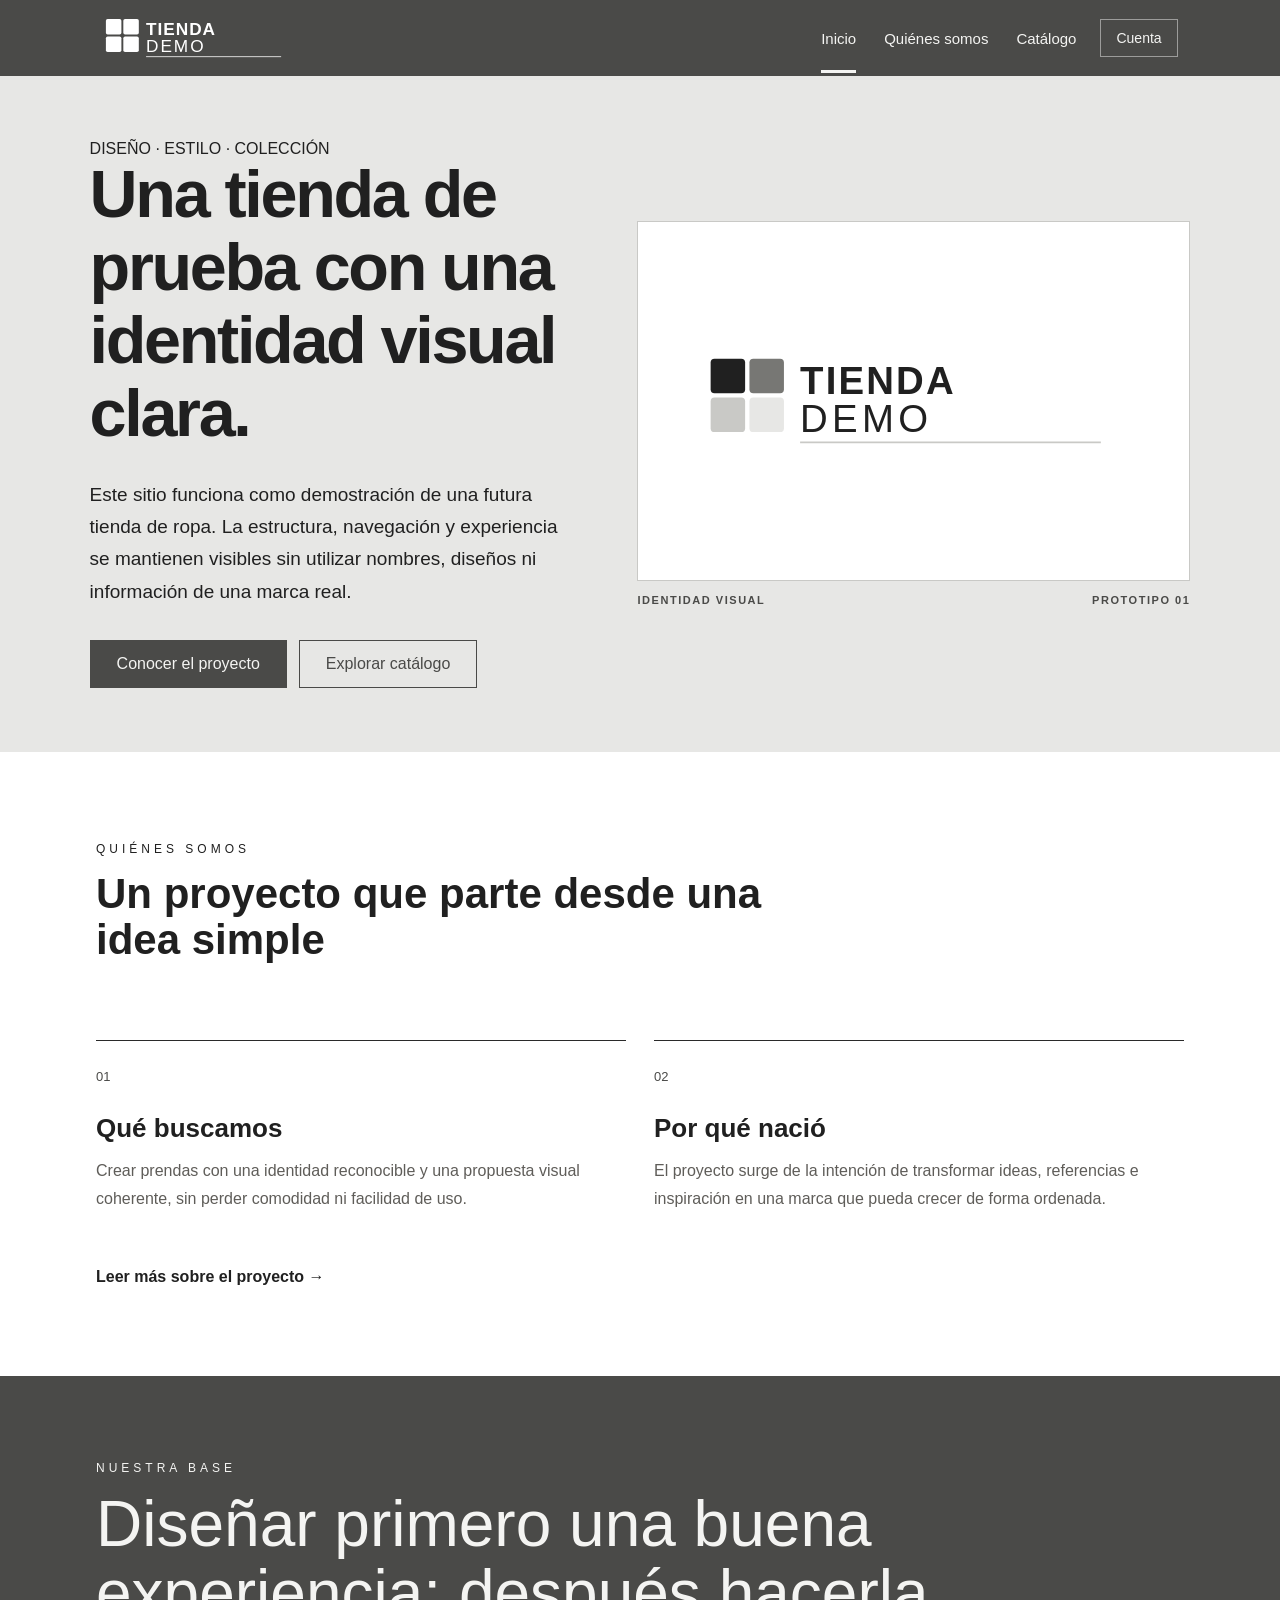
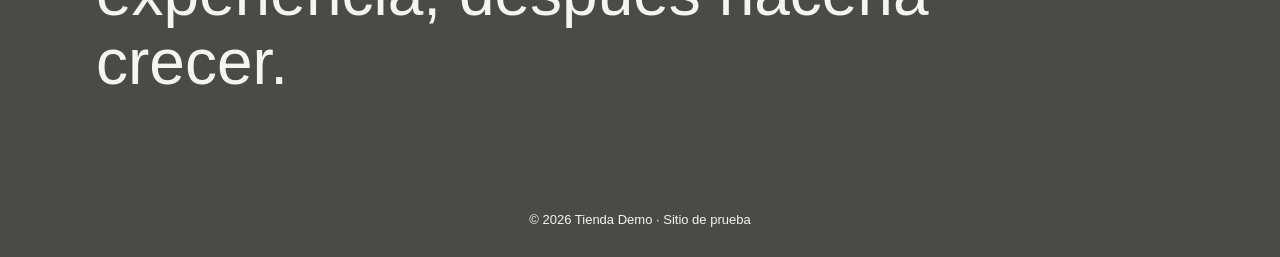
<file: index.html>
<!DOCTYPE html>
<html lang="es">
<head>
    <meta charset="UTF-8">
    <meta name="viewport" content="width=device-width, initial-scale=1.0">
    <title>Tienda Demo | Inicio</title>
    <link rel="stylesheet" href="css/styles.css?v=20260930-visual1">
</head>
<body>

    <header class="header">
        <a class="logo logo-imagen" href="index.html" aria-label="Tienda Demo">
            <img src="imagenes/logo-demo.svg" alt="Tienda Demo">
        </a>

        <div class="header-derecha">
            <nav class="nav" aria-label="Menú principal">
            <a class="activo" href="index.html">Inicio</a>
            <a href="html/quienes-somos.html">Quiénes somos</a>
            <a href="html/catalogo.html">Catálogo</a>
        </nav>

            <a class="cuenta-link" href="html/cuenta.html">Cuenta</a>
        </div>
    </header>

    <main>
        <section class="hero hero-inicio">
            <div class="hero-layout">
                <div class="hero-contenido">
                    <p class="subtitulo">DISEÑO · ESTILO · COLECCIÓN</p>

                    <h1>Una tienda de prueba con una identidad visual clara.</h1>

                    <p class="descripcion">
                        Este sitio funciona como demostración de una futura tienda de ropa.
                        La estructura, navegación y experiencia se mantienen visibles sin
                        utilizar nombres, diseños ni información de una marca real.
                    </p>

                    <div class="acciones-hero">
                        <a class="boton" href="html/quienes-somos.html">Conocer el proyecto</a>
                        <a class="boton boton-secundario" href="html/catalogo.html">Explorar catálogo</a>
                    </div>
                </div>

                <div class="hero-visual-demo" aria-label="Identidad visual de demostración">
                    <div class="hero-logo-marco">
                        <img src="imagenes/logo-demo.svg" alt="Tienda Demo">
                    </div>

                    <div class="hero-visual-pie">
                        <span>IDENTIDAD VISUAL</span>
                        <span>PROTOTIPO 01</span>
                    </div>
                </div>
            </div>
        </section>

        <section class="seccion-pagina fondo-blanco">
            <div class="contenedor historia-resumen">
                <div class="historia-intro">
                    <p class="titulo-pequeno">QUIÉNES SOMOS</p>
                    <h2>Un proyecto que parte desde una idea simple</h2>
                </div>

                <div class="historia-columnas">
                    <article class="historia-bloque">
                        <span class="numero-bloque">01</span>
                        <h3>Qué buscamos</h3>
                        <p>
                            Crear prendas con una identidad reconocible y una propuesta visual
                            coherente, sin perder comodidad ni facilidad de uso.
                        </p>
                    </article>

                    <article class="historia-bloque">
                        <span class="numero-bloque">02</span>
                        <h3>Por qué nació</h3>
                        <p>
                            El proyecto surge de la intención de transformar ideas, referencias
                            e inspiración en una marca que pueda crecer de forma ordenada.
                        </p>
                    </article>
                </div>

                <a class="enlace-texto" href="html/quienes-somos.html">
                    Leer más sobre el proyecto <span aria-hidden="true">→</span>
                </a>
            </div>
        </section>

        <section class="manifiesto">
            <div class="contenedor manifiesto-contenido">
                <p class="titulo-pequeno">NUESTRA BASE</p>
                <p class="manifiesto-frase">
                    Diseñar primero una buena experiencia; después hacerla crecer.
                </p>
            </div>
        </section>
    </main>

    <footer>
        <p>© 2026 Tienda Demo · Sitio de prueba</p>
    </footer>

</body>
</html>
</file>
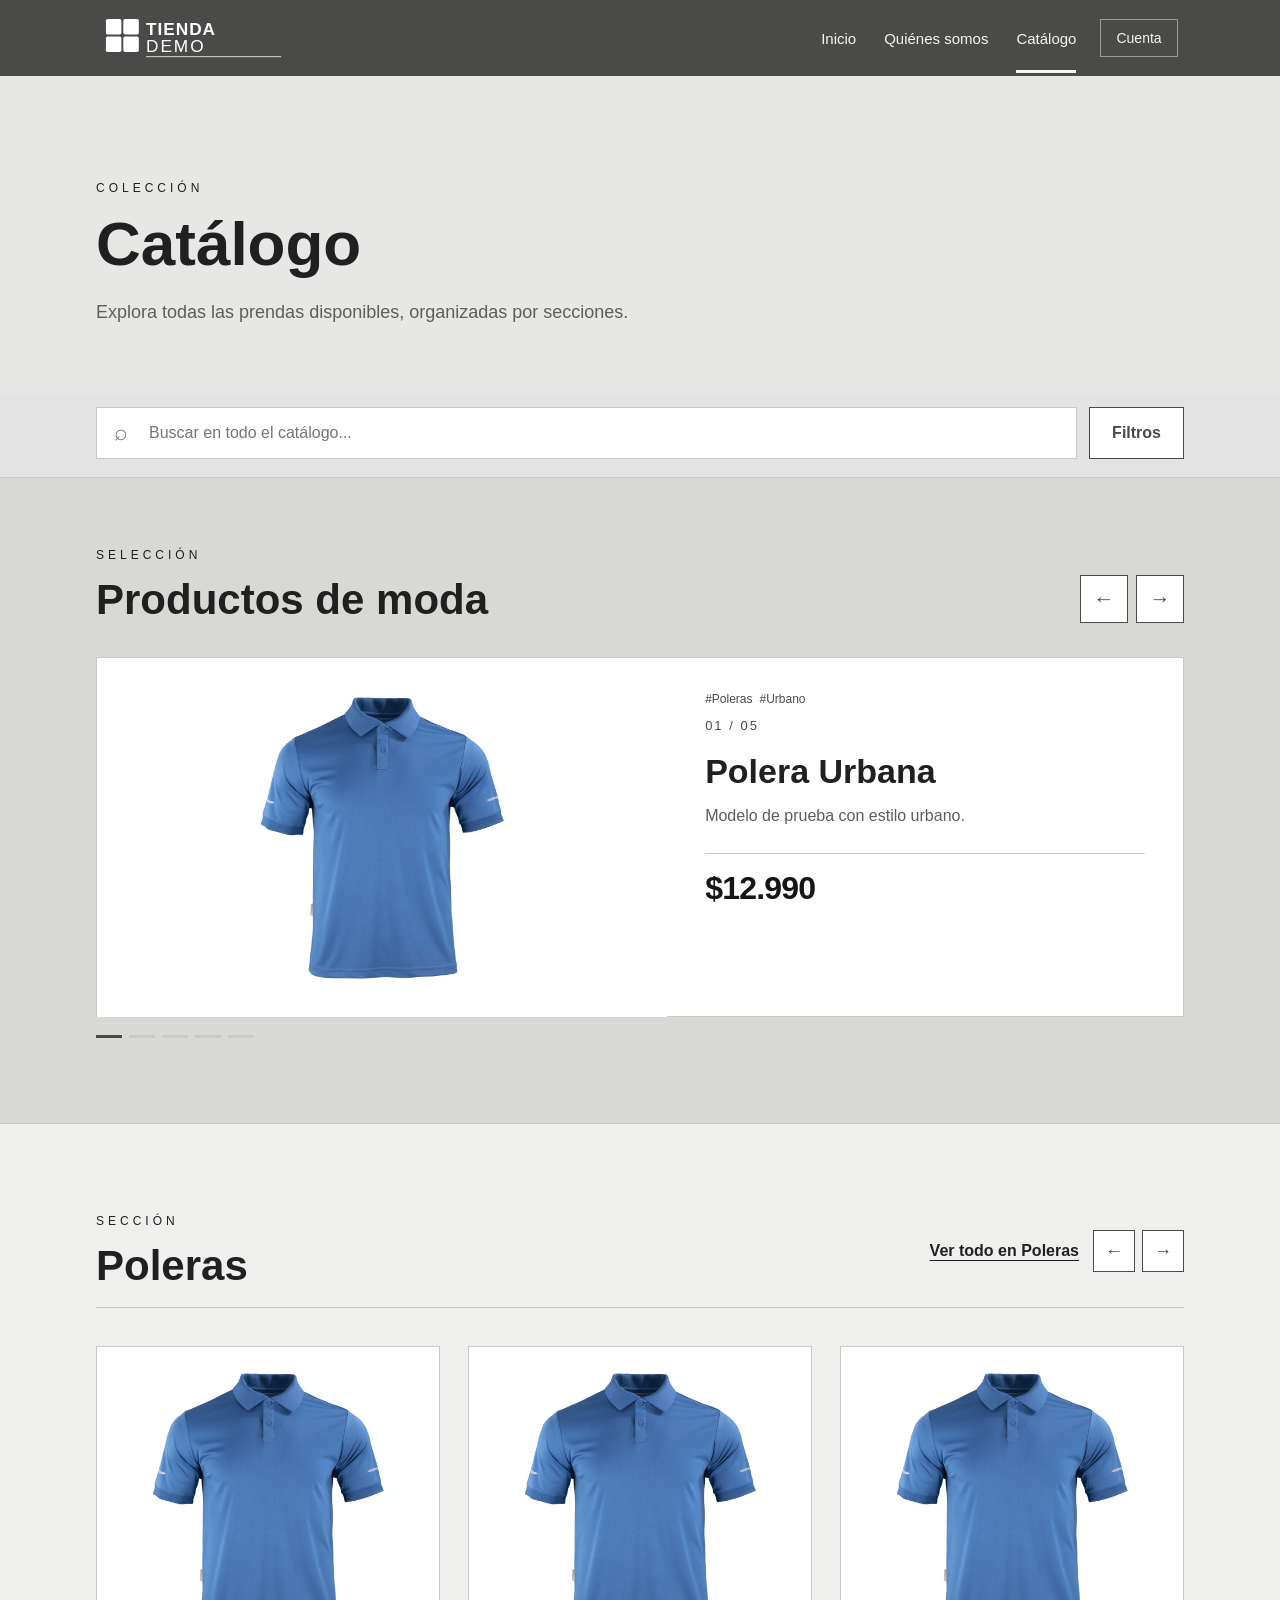
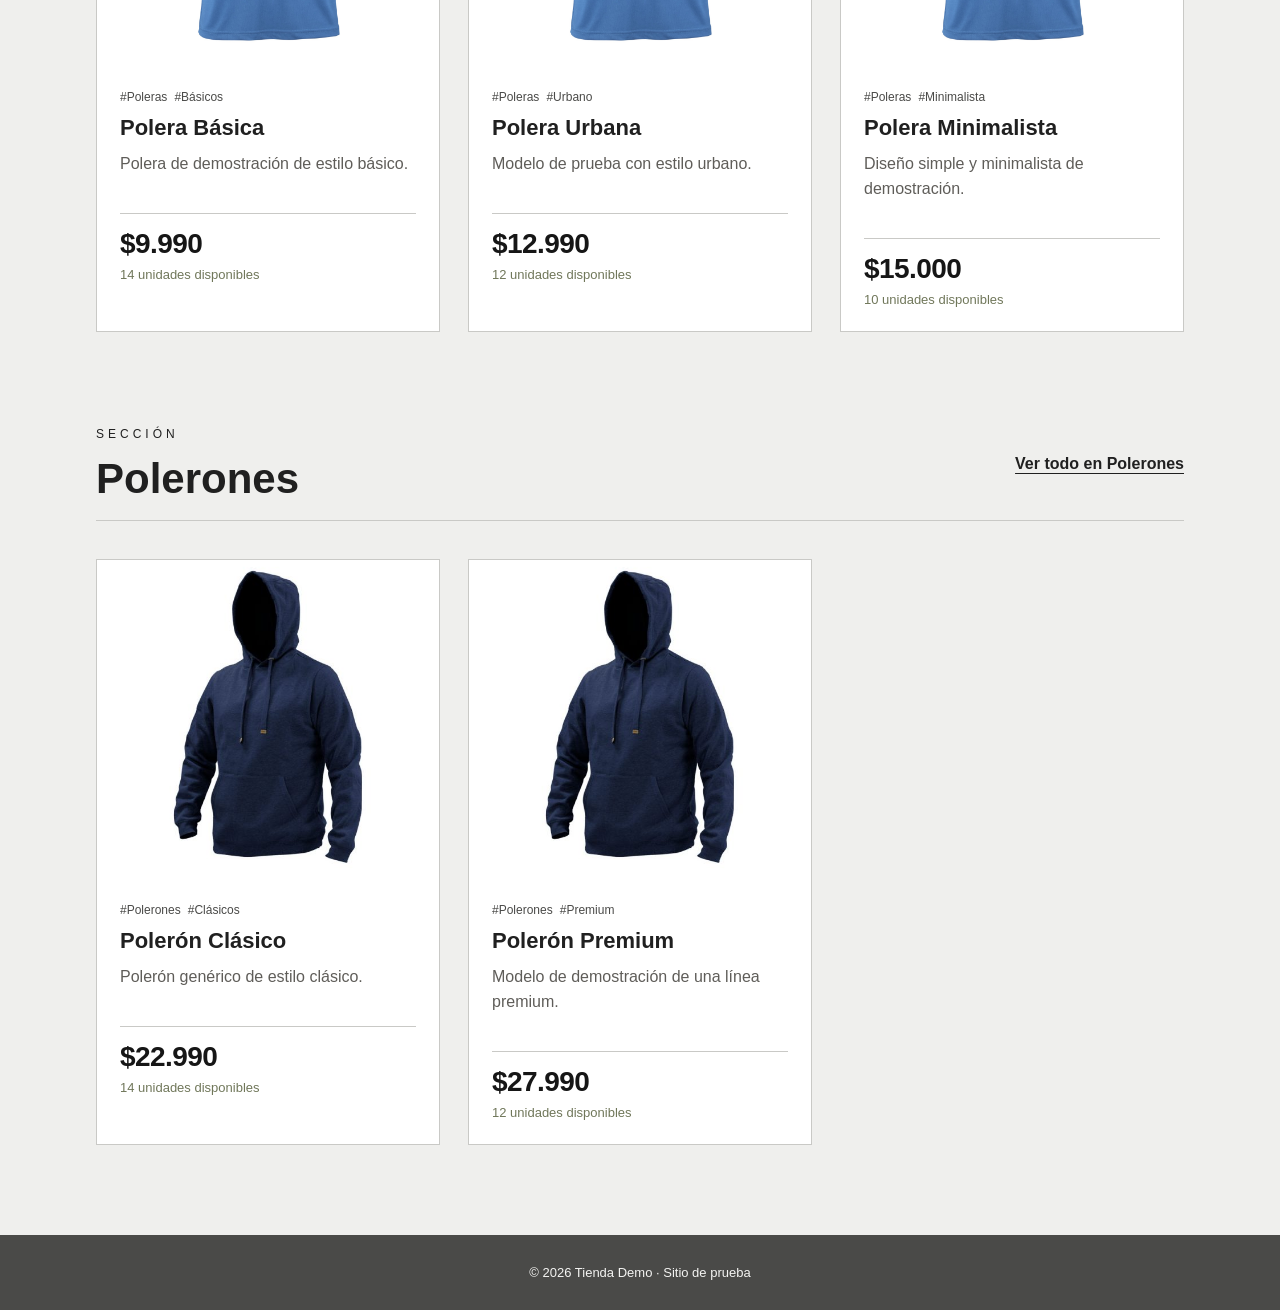
<file: html/catalogo.html>
<!DOCTYPE html>
<html lang="es">
<head>
    <meta charset="UTF-8">
    <meta name="viewport" content="width=device-width, initial-scale=1.0">
    <title>Tienda Demo | Catálogo</title>
    <link rel="stylesheet" href="../css/styles.css?v=20260930-visual1">
</head>
<body>

    <header class="header">
        <a class="logo logo-imagen" href="../index.html" aria-label="Tienda Demo">
            <img src="../imagenes/logo-demo.svg" alt="Tienda Demo">
        </a>

        <div class="header-derecha">
            <nav class="nav" aria-label="Menú principal">
            <a href="../index.html">Inicio</a>
            <a href="quienes-somos.html">Quiénes somos</a>
            <a class="activo" href="catalogo.html">Catálogo</a>
        </nav>

            <a class="cuenta-link" href="cuenta.html">Cuenta</a>
        </div>
    </header>

    <main>
        <section class="pagina-encabezado catalogo-encabezado">
            <div class="contenedor">
                <p class="titulo-pequeno">COLECCIÓN</p>
                <h1>Catálogo</h1>
                <p class="texto-intro">
                    Explora todas las prendas disponibles, organizadas por secciones.
                </p>
            </div>
        </section>

        <section class="catalogo-control-sticky" id="catalogo-control">
            <div class="contenedor">
                <div class="catalogo-control-fila">
                    <div class="buscador-caja buscador-catalogo-grande">
                        <span class="buscador-icono" aria-hidden="true">⌕</span>

                        <input
                            id="buscador-catalogo"
                            type="search"
                            placeholder="Buscar en todo el catálogo..."
                            autocomplete="off"
                        >

                        <button
                            id="limpiar-busqueda"
                            class="limpiar-busqueda"
                            type="button"
                            aria-label="Limpiar búsqueda"
                            hidden
                        >
                            ×
                        </button>
                    </div>

                    <button
                        id="alternar-filtros-catalogo"
                        class="boton-filtros-catalogo"
                        type="button"
                        aria-expanded="false"
                        aria-controls="filtros-catalogo-panel"
                    >
                        Filtros
                    </button>
                </div>

                <p id="estado-busqueda" class="estado-busqueda"></p>

                <div id="filtros-catalogo-panel" class="filtros-catalogo-panel" hidden>
                    <div class="filtros-catalogo-grid">
                        <div class="filtro-bloque-catalogo">
                            <h3>Catálogo</h3>
                            <div id="filtros-categorias-catalogo" class="filtros-check-lista"></div>
                        </div>

                        <div class="filtro-bloque-catalogo">
                            <h3>Estilo</h3>
                            <div id="filtros-estilos-catalogo" class="filtros-check-lista"></div>
                        </div>

                        <div class="filtro-bloque-catalogo">
                            <h3>Disponibilidad</h3>

                            <label class="filtro-check">
                                <input id="solo-disponibles-catalogo" type="checkbox">
                                <span>Solo con stock</span>
                            </label>
                        </div>
                    </div>

                    <div class="filtros-catalogo-pie">
                        <button
                            id="limpiar-filtros-catalogo"
                            class="limpiar-filtros-catalogo"
                            type="button"
                        >
                            Limpiar filtros
                        </button>
                    </div>
                </div>
            </div>
        </section>

        <section id="resultados-busqueda" class="seccion-pagina resultados-busqueda" hidden>
            <div class="contenedor">
                <div class="resultados-cabecera">
                    <p class="titulo-pequeno">RESULTADOS</p>
                    <h2 id="titulo-resultados">Resultados de búsqueda</h2>
                </div>

                <div id="productos-busqueda" class="productos"></div>
            </div>
        </section>

        <section class="carrusel-moda" aria-label="Productos de moda">
            <div class="contenedor">
                <div class="carrusel-titulo">
                    <div>
                        <p class="titulo-pequeno">SELECCIÓN</p>
                        <h2>Productos de moda</h2>
                    </div>

                    <div class="carrusel-controles">
                        <button id="moda-anterior" class="carrusel-flecha" type="button" aria-label="Producto anterior">←</button>
                        <button id="moda-siguiente" class="carrusel-flecha" type="button" aria-label="Producto siguiente">→</button>
                    </div>
                </div>

                <div id="carrusel-moda-producto" class="carrusel-producto"></div>
                <div id="carrusel-indicadores" class="carrusel-indicadores" aria-hidden="true"></div>
            </div>
        </section>

        <section class="seccion-pagina catalogo-secciones">
            <div class="contenedor">
                <div id="catalogo-por-secciones"></div>
            </div>
        </section>
    </main>

    <footer>
        <p>© 2026 Tienda Demo · Sitio de prueba</p>
    </footer>

    <dialog id="modal-producto" class="modal-producto">
        <div class="detalle-barra">
            <button id="cerrar-modal" class="volver-producto" type="button" aria-label="Volver al catálogo">
                <span aria-hidden="true">←</span>
                Volver
            </button>
        </div>

        <div id="modal-contenido"></div>
    </dialog>

    <script src="../js/productos.js?v=20260929-2"></script>
    <script src="../js/script.js?v=20260929-2"></script>
</body>
</html>
</file>
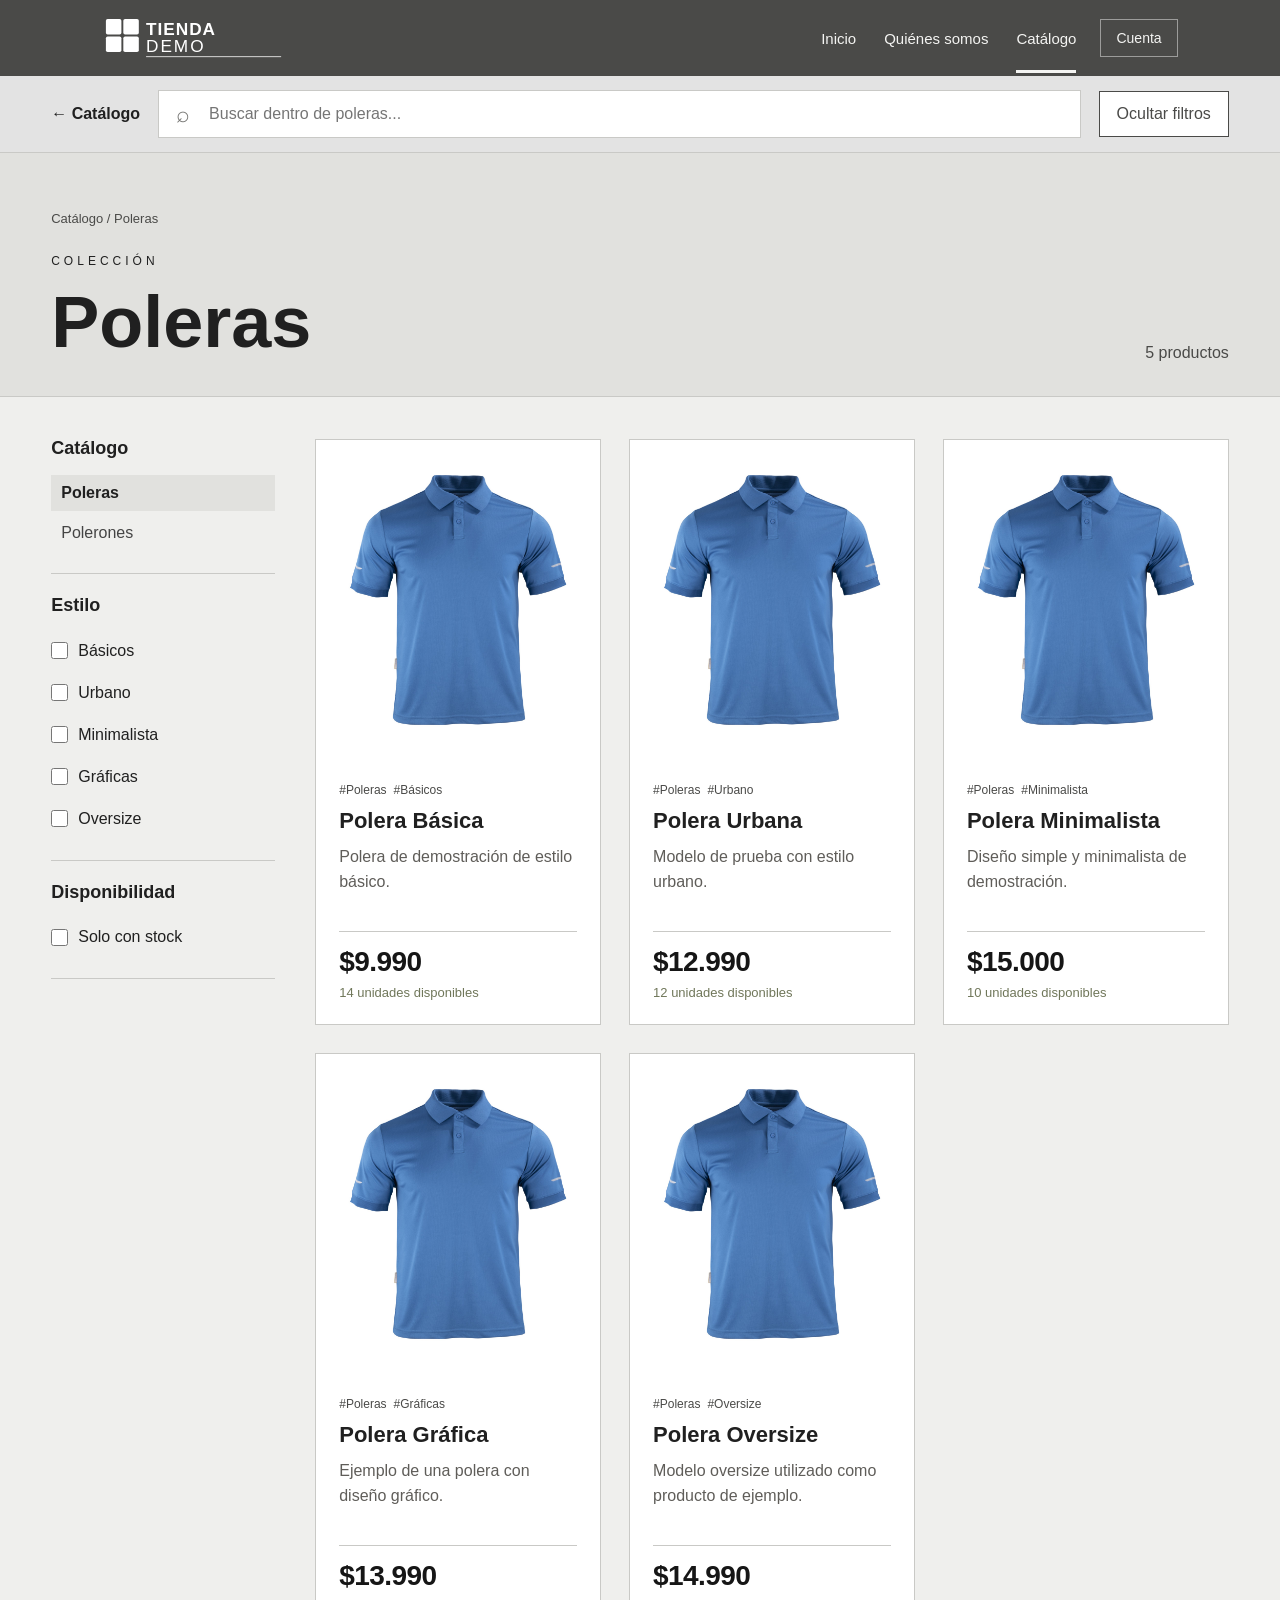
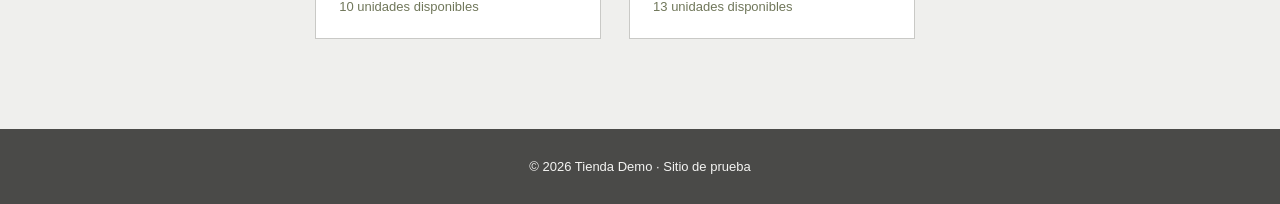
<file: html/categoria.html>
<!DOCTYPE html>
<html lang="es">
<head>
    <meta charset="UTF-8">
    <meta name="viewport" content="width=device-width, initial-scale=1.0">
    <title>Tienda Demo | Categoría</title>
    <link rel="stylesheet" href="../css/styles.css?v=20260930-visual1">
</head>
<body>

    <header class="header">
        <a class="logo logo-imagen" href="../index.html" aria-label="Tienda Demo">
            <img src="../imagenes/logo-demo.svg" alt="Tienda Demo">
        </a>

        <div class="header-derecha">
            <nav class="nav" aria-label="Menú principal">
            <a href="../index.html">Inicio</a>
            <a href="quienes-somos.html">Quiénes somos</a>
            <a class="activo" href="catalogo.html">Catálogo</a>
        </nav>

            <a class="cuenta-link" href="cuenta.html">Cuenta</a>
        </div>
    </header>

    <main id="pagina-categoria" class="pagina-categoria">
        <section class="categoria-barra-sticky">
            <div class="contenedor categoria-barra-contenido">
                <a class="categoria-volver" href="catalogo.html">← Catálogo</a>

                <div class="categoria-buscador">
                    <span class="buscador-icono" aria-hidden="true">⌕</span>

                    <input
                        id="buscador-categoria"
                        type="search"
                        placeholder="Buscar productos..."
                        autocomplete="off"
                    >

                    <button
                        id="limpiar-busqueda-categoria"
                        class="limpiar-busqueda"
                        type="button"
                        aria-label="Limpiar búsqueda"
                        hidden
                    >
                        ×
                    </button>
                </div>

                <button
                    id="alternar-filtros"
                    class="boton-alternar-filtros"
                    type="button"
                    aria-expanded="true"
                    aria-controls="panel-filtros"
                >
                    Ocultar filtros
                </button>
            </div>

            <div
                id="host-filtros-movil"
                class="contenedor host-filtros-movil"
            ></div>
        </section>

        <section class="categoria-cabecera">
            <div class="contenedor">
                <p class="categoria-miga">
                    Catálogo / <span id="categoria-ruta">Categoría</span>
                </p>

                <div class="categoria-titulo-fila">
                    <div>
                        <p class="titulo-pequeno">COLECCIÓN</p>
                        <h1 id="categoria-titulo">Categoría</h1>
                    </div>

                    <p id="cantidad-resultados" class="cantidad-resultados"></p>
                </div>
            </div>
        </section>

        <section class="categoria-contenido">
            <div class="contenedor categoria-layout">
                <div id="ancla-filtros-desktop" class="ancla-filtros-desktop">
                    <aside id="panel-filtros" class="panel-filtros">
                    <div class="filtro-bloque">
                        <h2>Catálogo</h2>
                        <nav id="filtro-categorias" class="filtro-categorias"></nav>
                    </div>

                    <div class="filtro-bloque">
                        <h2>Estilo</h2>
                        <div id="filtro-estilos" class="filtro-estilos"></div>
                    </div>

                    <div class="filtro-bloque">
                        <h2>Disponibilidad</h2>

                        <label class="filtro-check">
                            <input
                                id="solo-disponibles"
                                type="checkbox"
                            >
                            <span>Solo con stock</span>
                        </label>
                    </div>
                    </aside>
                </div>

                <section class="categoria-resultados" aria-label="Productos de la categoría">
                    <div id="productos-categoria" class="productos productos-categoria"></div>
                </section>
            </div>
        </section>
    </main>

    <footer>
        <p>© 2026 Tienda Demo · Sitio de prueba</p>
    </footer>

    <dialog id="modal-producto" class="modal-producto">
        <div class="detalle-barra">
            <button id="cerrar-modal" class="volver-producto" type="button" aria-label="Volver">
                <span aria-hidden="true">←</span>
                Volver
            </button>
        </div>

        <div id="modal-contenido"></div>
    </dialog>

    <script src="../js/productos.js?v=20260929-2"></script>
    <script src="../js/script.js?v=20260929-2"></script>
</body>
</html>
</file>
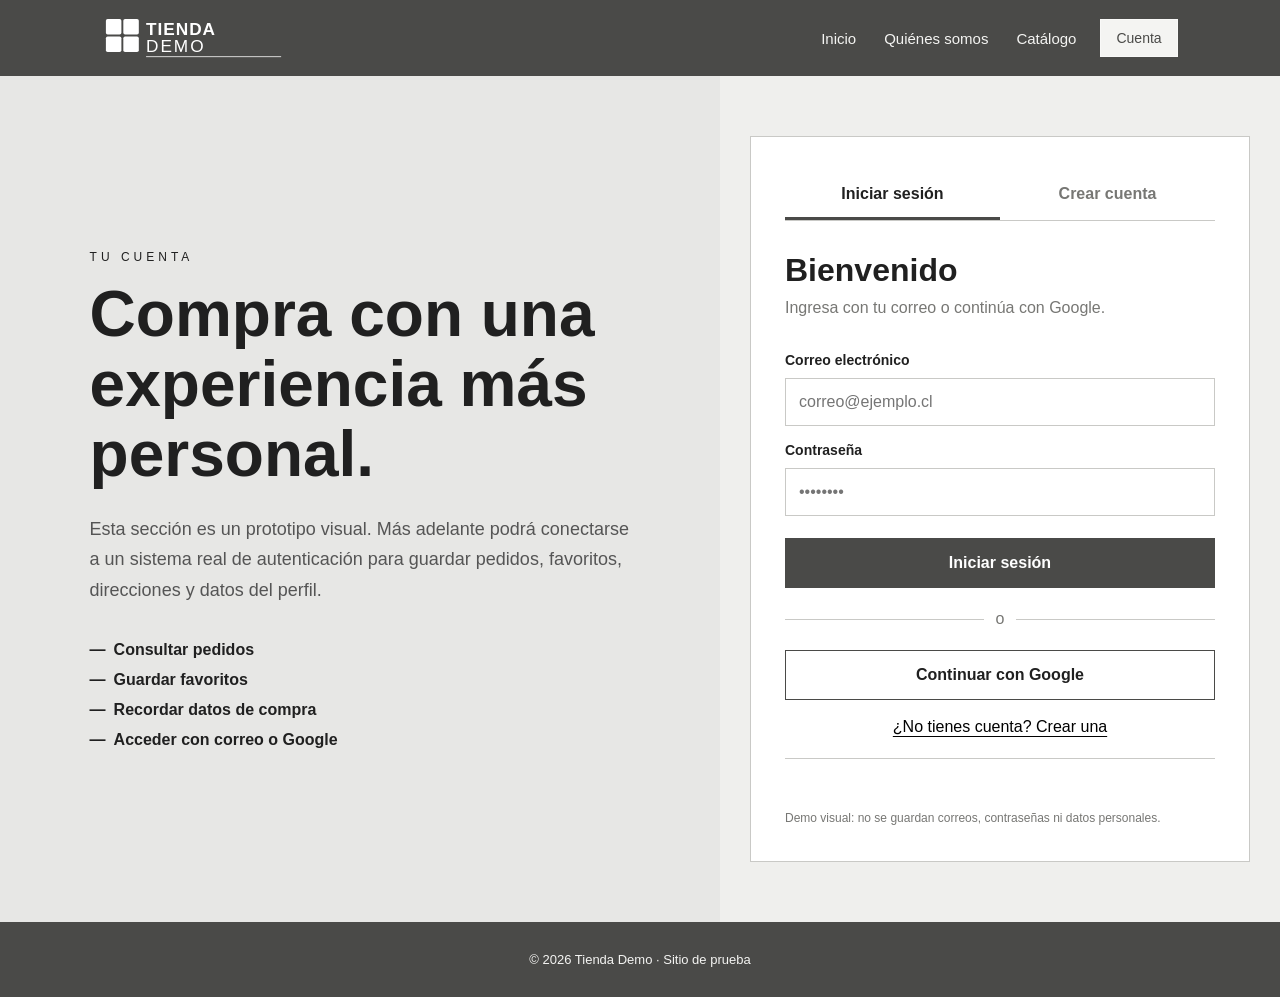
<file: html/cuenta.html>
<!DOCTYPE html>
<html lang="es">
<head>
    <meta charset="UTF-8">
    <meta name="viewport" content="width=device-width, initial-scale=1.0">
    <title>Tienda Demo | Cuenta</title>
    <link rel="stylesheet" href="../css/styles.css?v=20260930-visual1">
</head>
<body>

    <header class="header">
        <a class="logo logo-imagen" href="../index.html" aria-label="Tienda Demo">
            <img src="../imagenes/logo-demo.svg" alt="Tienda Demo">
        </a>

        <div class="header-derecha">
            <nav class="nav" aria-label="Menú principal">
                <a href="../index.html">Inicio</a>
                <a href="quienes-somos.html">Quiénes somos</a>
                <a href="catalogo.html">Catálogo</a>
            </nav>

            <a class="cuenta-link activo" href="cuenta.html">Cuenta</a>
        </div>
    </header>

    <main class="cuenta-pagina">
        <section class="cuenta-presentacion">
            <div>
                <p class="titulo-pequeno">TU CUENTA</p>
                <h1>Compra con una experiencia más personal.</h1>
                <p>
                    Esta sección es un prototipo visual. Más adelante podrá conectarse
                    a un sistema real de autenticación para guardar pedidos, favoritos,
                    direcciones y datos del perfil.
                </p>

                <ul class="cuenta-beneficios">
                    <li>Consultar pedidos</li>
                    <li>Guardar favoritos</li>
                    <li>Recordar datos de compra</li>
                    <li>Acceder con correo o Google</li>
                </ul>
            </div>
        </section>

        <section class="cuenta-panel" aria-label="Acceso a cuenta">
            <div class="cuenta-tabs" role="tablist" aria-label="Cuenta">
                <button
                    id="tab-login"
                    class="cuenta-tab activo"
                    type="button"
                    role="tab"
                    aria-selected="true"
                    aria-controls="panel-login"
                >
                    Iniciar sesión
                </button>

                <button
                    id="tab-registro"
                    class="cuenta-tab"
                    type="button"
                    role="tab"
                    aria-selected="false"
                    aria-controls="panel-registro"
                >
                    Crear cuenta
                </button>
            </div>

            <div id="panel-login" class="cuenta-form-panel activo" role="tabpanel">
                <div class="cuenta-form-encabezado">
                    <h2>Bienvenido</h2>
                    <p>Ingresa con tu correo o continúa con Google.</p>
                </div>

                <form id="form-login" class="cuenta-form">
                    <label for="login-email">Correo electrónico</label>
                    <input
                        id="login-email"
                        type="email"
                        autocomplete="email"
                        placeholder="correo@ejemplo.cl"
                        required
                    >

                    <label for="login-password">Contraseña</label>
                    <input
                        id="login-password"
                        type="password"
                        autocomplete="current-password"
                        placeholder="••••••••"
                        required
                    >

                    <button class="cuenta-boton-principal" type="submit">
                        Iniciar sesión
                    </button>
                </form>

                <div class="cuenta-separador">
                    <span>o</span>
                </div>

                <button id="google-login" class="cuenta-boton-google" type="button">
                    Continuar con Google
                </button>

                <button id="ir-registro" class="cuenta-enlace-boton" type="button">
                    ¿No tienes cuenta? Crear una
                </button>
            </div>

            <div id="panel-registro" class="cuenta-form-panel" role="tabpanel" hidden>
                <div class="cuenta-form-encabezado">
                    <h2>Crea tu cuenta</h2>
                    <p>Por ahora este formulario no guarda información real.</p>
                </div>

                <form id="form-registro" class="cuenta-form">
                    <label for="registro-nombre">Nombre</label>
                    <input
                        id="registro-nombre"
                        type="text"
                        autocomplete="name"
                        placeholder="Tu nombre"
                        required
                    >

                    <label for="registro-email">Correo electrónico</label>
                    <input
                        id="registro-email"
                        type="email"
                        autocomplete="email"
                        placeholder="correo@ejemplo.cl"
                        required
                    >

                    <label for="registro-password">Contraseña</label>
                    <input
                        id="registro-password"
                        type="password"
                        autocomplete="new-password"
                        minlength="8"
                        placeholder="Mínimo 8 caracteres"
                        required
                    >

                    <label for="registro-password-confirmar">Confirmar contraseña</label>
                    <input
                        id="registro-password-confirmar"
                        type="password"
                        autocomplete="new-password"
                        minlength="8"
                        placeholder="Repite la contraseña"
                        required
                    >

                    <label class="cuenta-check">
                        <input type="checkbox" required>
                        <span>Acepto los términos de la tienda demo.</span>
                    </label>

                    <button class="cuenta-boton-principal" type="submit">
                        Crear cuenta
                    </button>
                </form>

                <button id="ir-login" class="cuenta-enlace-boton" type="button">
                    Ya tengo una cuenta
                </button>
            </div>

            <p id="cuenta-mensaje" class="cuenta-mensaje" aria-live="polite"></p>

            <p class="cuenta-aviso-demo">
                Demo visual: no se guardan correos, contraseñas ni datos personales.
            </p>
        </section>
    </main>

    <footer>
        <p>© 2026 Tienda Demo · Sitio de prueba</p>
    </footer>

    <script src="../js/cuenta.js?v=20260929-1"></script>
</body>
</html>
</file>
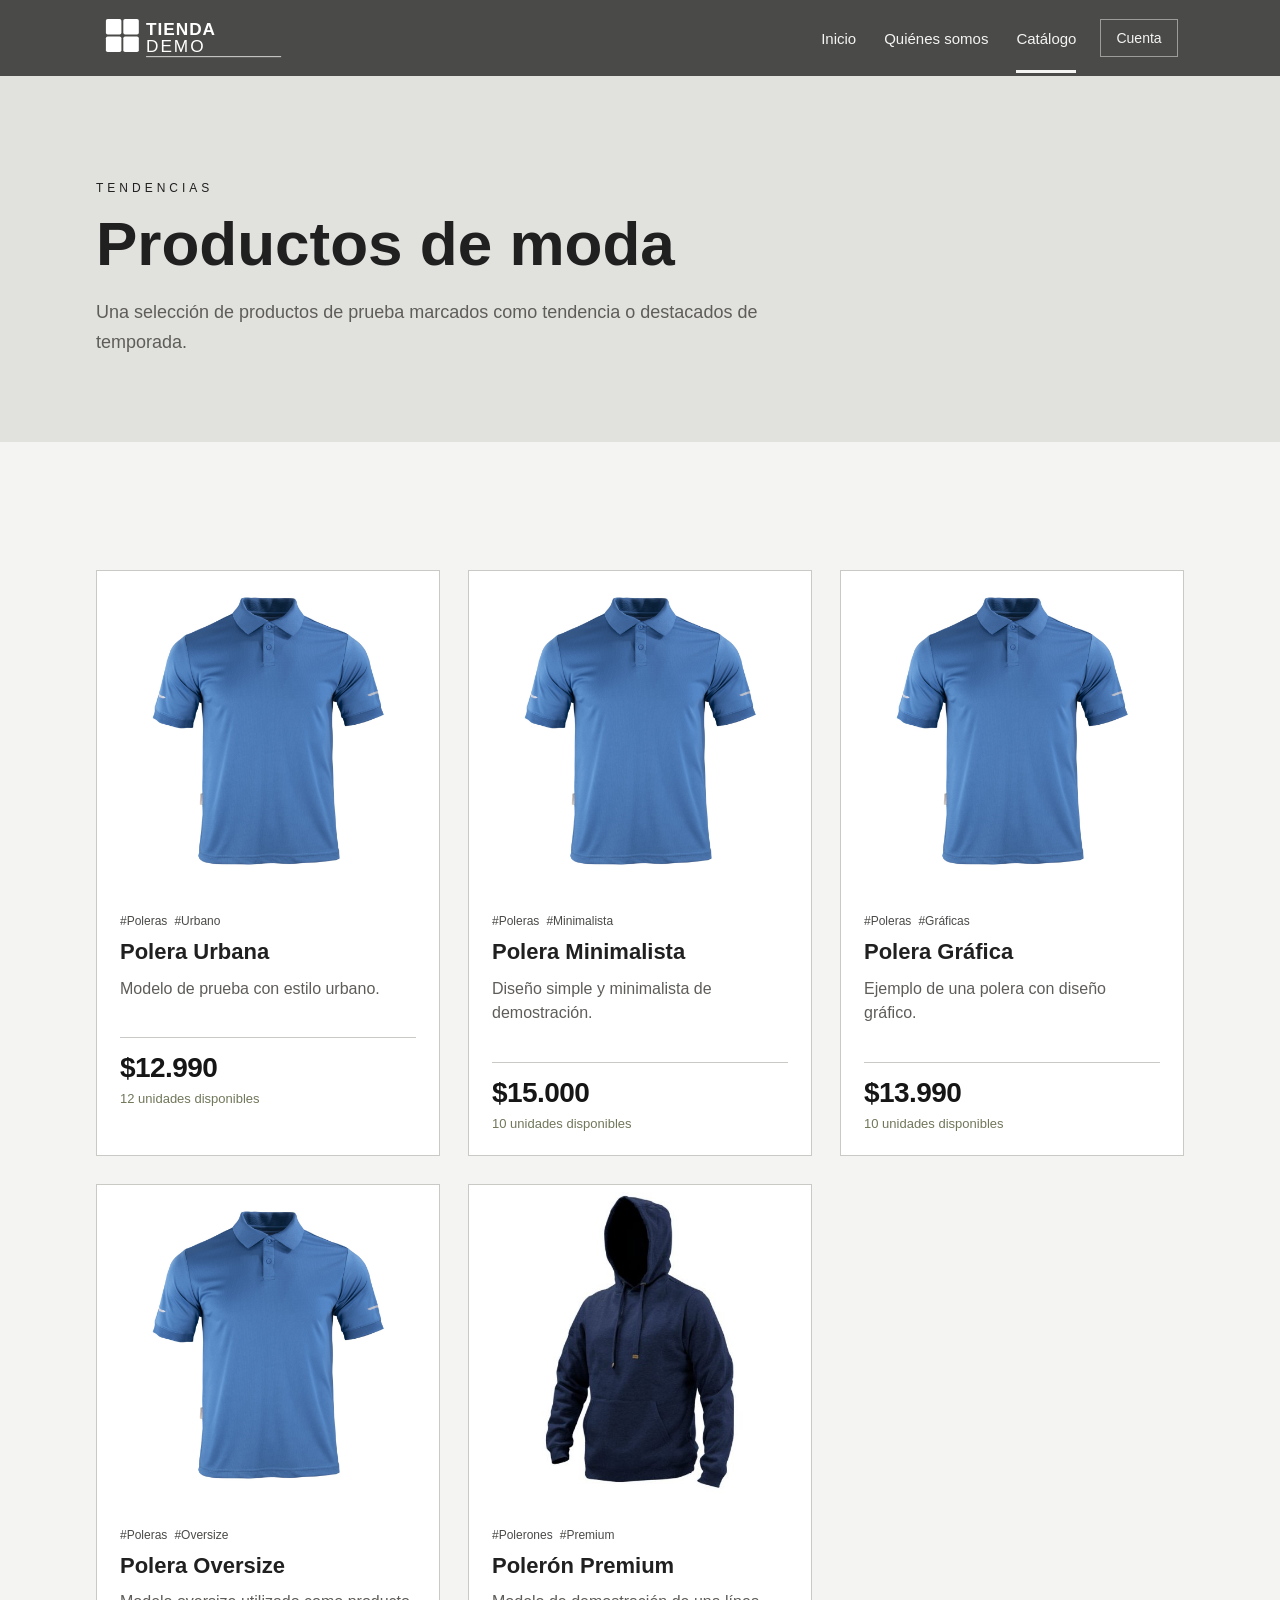
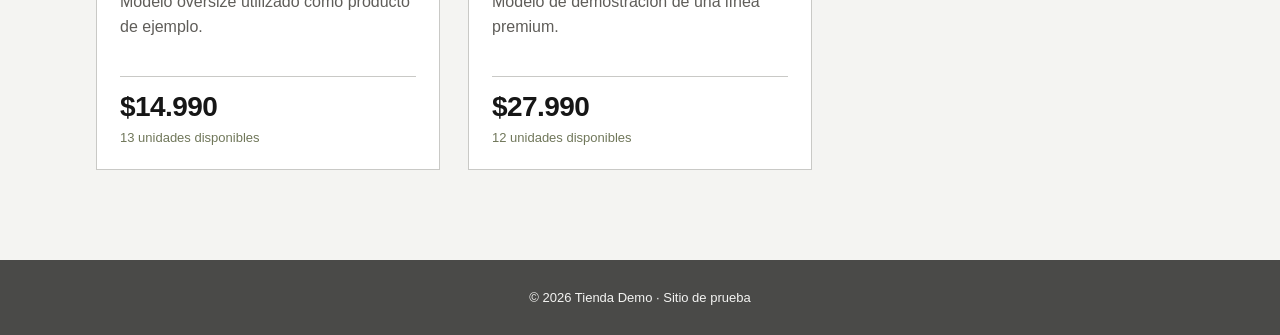
<file: html/moda.html>
<!DOCTYPE html>
<html lang="es">
<head>
    <meta charset="UTF-8">
    <meta name="viewport" content="width=device-width, initial-scale=1.0">
    <title>Tienda Demo | Moda</title>
    <link rel="stylesheet" href="../css/styles.css?v=20260930-visual1">
</head>
<body>

    <header class="header">
        <a class="logo logo-imagen" href="../index.html" aria-label="Tienda Demo">
            <img src="../imagenes/logo-demo.svg" alt="Tienda Demo">
        </a>

        <div class="header-derecha">
            <nav class="nav" aria-label="Menú principal">
            <a href="../index.html">Inicio</a>
            <a href="quienes-somos.html">Quiénes somos</a>
            <a class="activo" href="catalogo.html">Catálogo</a>
        </nav>

            <a class="cuenta-link" href="cuenta.html">Cuenta</a>
        </div>
    </header>

    <main>
        <section class="pagina-encabezado pagina-moda">
            <div class="contenedor">
                <p class="titulo-pequeno">TENDENCIAS</p>
                <h1>Productos de moda</h1>
                <p class="texto-intro">
                    Una selección de productos de prueba marcados como tendencia o destacados de temporada.
                </p>
            </div>
        </section>

        <section class="seccion-pagina">
            <div class="contenedor">
                <div id="productos-moda" class="productos"></div>
            </div>
        </section>
    </main>

    <footer>
        <p>© 2026 Tienda Demo · Sitio de prueba</p>
    </footer>

    <dialog id="modal-producto" class="modal-producto">
        <button id="cerrar-modal" class="cerrar-modal" type="button" aria-label="Cerrar producto">×</button>
        <div id="modal-contenido"></div>
    </dialog>

    <script src="../js/productos.js?v=20260929-2"></script>
    <script src="../js/script.js?v=20260929-2"></script>
</body>
</html>
</file>
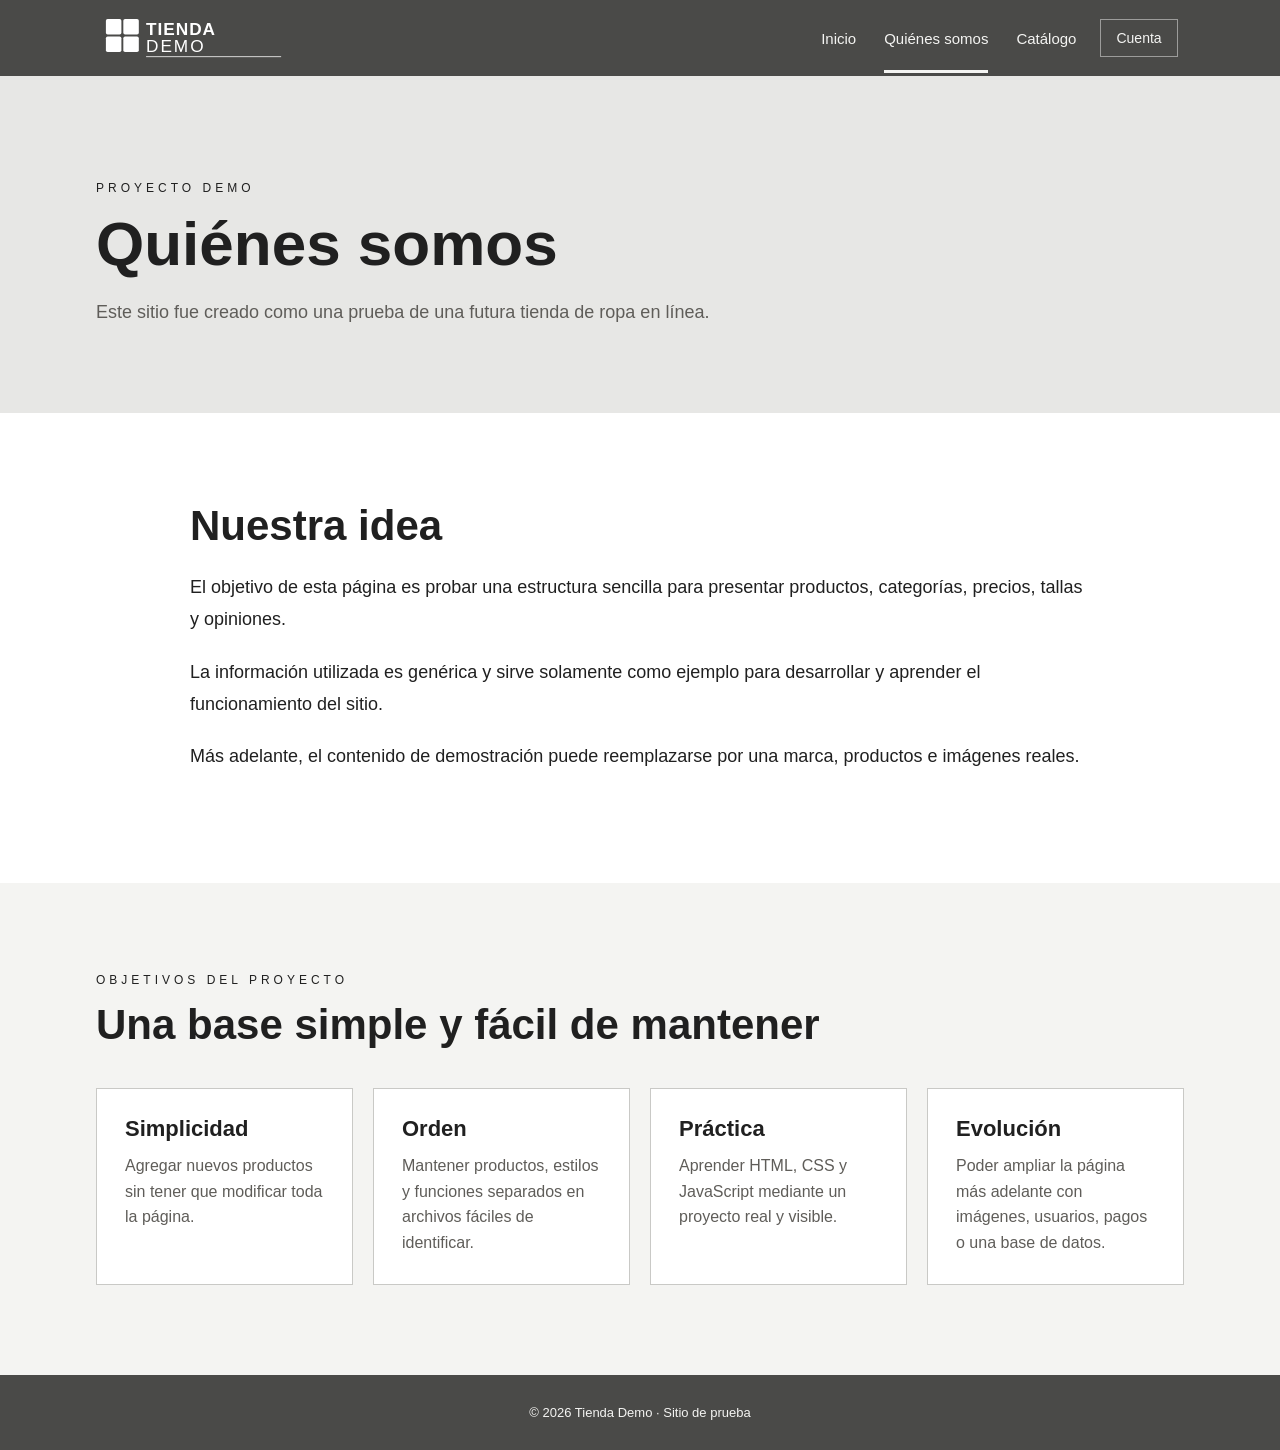
<file: html/quienes-somos.html>
<!DOCTYPE html>
<html lang="es">
<head>
    <meta charset="UTF-8">
    <meta name="viewport" content="width=device-width, initial-scale=1.0">
    <title>Tienda Demo | Quiénes somos</title>
    <link rel="stylesheet" href="../css/styles.css?v=20260930-visual1">
</head>
<body>

    <header class="header">
        <a class="logo logo-imagen" href="../index.html" aria-label="Tienda Demo">
            <img src="../imagenes/logo-demo.svg" alt="Tienda Demo">
        </a>

        <div class="header-derecha">
            <nav class="nav" aria-label="Menú principal">
            <a href="../index.html">Inicio</a>
            <a class="activo" href="quienes-somos.html">Quiénes somos</a>
            <a href="catalogo.html">Catálogo</a>
        </nav>

            <a class="cuenta-link" href="cuenta.html">Cuenta</a>
        </div>
    </header>

    <main>
        <section class="pagina-encabezado">
            <div class="contenedor">
                <p class="titulo-pequeno">PROYECTO DEMO</p>
                <h1>Quiénes somos</h1>
                <p class="texto-intro">
                    Este sitio fue creado como una prueba de una futura tienda de ropa en línea.
                </p>
            </div>
        </section>

        <section class="seccion-pagina fondo-blanco">
            <div class="contenedor contenido-texto">
                <h2>Nuestra idea</h2>
                <p>
                    El objetivo de esta página es probar una estructura sencilla para presentar productos, categorías, precios, tallas y opiniones.
                </p>
                <p>
                    La información utilizada es genérica y sirve solamente como ejemplo para desarrollar y aprender el funcionamiento del sitio.
                </p>
                <p>
                    Más adelante, el contenido de demostración puede reemplazarse por una marca, productos e imágenes reales.
                </p>
            </div>
        </section>

        <section class="seccion-pagina">
            <div class="contenedor">
                <p class="titulo-pequeno">OBJETIVOS DEL PROYECTO</p>
                <h2>Una base simple y fácil de mantener</h2>

                <div class="valores-grid">
                    <article class="valor-card">
                        <h3>Simplicidad</h3>
                        <p>Agregar nuevos productos sin tener que modificar toda la página.</p>
                    </article>

                    <article class="valor-card">
                        <h3>Orden</h3>
                        <p>Mantener productos, estilos y funciones separados en archivos fáciles de identificar.</p>
                    </article>

                    <article class="valor-card">
                        <h3>Práctica</h3>
                        <p>Aprender HTML, CSS y JavaScript mediante un proyecto real y visible.</p>
                    </article>

                    <article class="valor-card">
                        <h3>Evolución</h3>
                        <p>Poder ampliar la página más adelante con imágenes, usuarios, pagos o una base de datos.</p>
                    </article>
                </div>
            </div>
        </section>
    </main>

    <footer>
        <p>© 2026 Tienda Demo · Sitio de prueba</p>
    </footer>
</body>
</html>
</file>
<file: css/styles.css>
:root {
    --fondo: #F4F4F2;
    --blanco: #FFFFFF;
    --texto: #202020;
    --negro: #2A2A2A;
    --gris-claro: #E7E7E5;
    --gris-medio: #D8D8D5;
    --gris: #777774;
    --borde: #C9C9C6;
    --radio: 10px;

    /* Paleta neutra general */
    --rosa: #E7E7E5;
    --crema: #F4F4F2;
    --celeste: #D8D8D5;
    --gris-calido: #C9C9C6;
    --verde-salvia: #E1E1DE;
    --gris-oscuro: #4A4A48;
    --gris-suave: #EFEFED;
}

* {
    margin: 0;
    padding: 0;
    box-sizing: border-box;
}

html {
    scroll-behavior: smooth;
}

body {
    font-family: Arial, Helvetica, sans-serif;
    background: var(--fondo);
    color: var(--texto);
}

body.producto-abierto {
    overflow: hidden;
}

button,
input,
select,
textarea {
    font: inherit;
}

/* HEADER */
.header {
    min-height: 75px;
    display: flex;
    justify-content: space-between;
    align-items: center;
    gap: 30px;
    padding: 0 8%;
    background: var(--negro);
    color: white;
}

.logo {
    color: white;
    text-decoration: none;
    font-size: 30px;
    font-weight: 700;
    letter-spacing: 5px;
}

.nav {
    display: flex;
    gap: 28px;
    flex-wrap: wrap;
}

.nav a {
    color: white;
    text-decoration: none;
    font-size: 15px;
    padding: 27px 0 23px;
    border-bottom: 3px solid transparent;
}

.nav a:hover,
.nav a.activo {
    border-bottom-color: white;
}

/* COMUNES */
.contenedor {
    width: 85%;
    max-width: 1200px;
    margin: 0 auto;
}

.titulo-pequeno {
    font-size: 12px;
    letter-spacing: 4px;
    margin-bottom: 15px;
}

h1,
h2,
h3 {
    line-height: 1.1;
}

h2 {
    font-size: 42px;
    margin-bottom: 22px;
}

.texto-intro {
    max-width: 720px;
    font-size: 18px;
    line-height: 1.65;
    color: #454545;
}

.seccion-pagina {
    padding: 90px 0;
}

.fondo-blanco {
    background: white;
}

/* INICIO */
.hero {
    min-height: 620px;
    display: flex;
    align-items: center;
    padding: 70px 10%;
    background: var(--gris-claro);
}

.hero-inicio {
    min-height: 560px;
}

.hero-contenido {
    max-width: 760px;
}

.hero h1 {
    max-width: 780px;
    font-size: 66px;
    margin-bottom: 28px;
}

.descripcion {
    max-width: 650px;
    font-size: 19px;
    line-height: 1.7;
    margin-bottom: 32px;
}

.acciones-hero {
    display: flex;
    gap: 12px;
    flex-wrap: wrap;
}

.boton {
    display: inline-block;
    border: 1px solid var(--negro);
    background: var(--negro);
    color: white;
    text-decoration: none;
    padding: 14px 26px;
    cursor: pointer;
}

.boton:hover {
    background: #333;
}

.boton-secundario {
    background: transparent;
    color: var(--negro);
}

.boton-secundario:hover {
    color: white;
}

.historia-resumen {
    display: grid;
    gap: 55px;
}

.historia-intro {
    max-width: 720px;
}

.historia-columnas {
    display: grid;
    grid-template-columns: repeat(2, 1fr);
    gap: 28px;
}

.historia-bloque {
    padding-top: 26px;
    border-top: 1px solid var(--negro);
}

.numero-bloque {
    display: inline-block;
    margin-bottom: 30px;
    color: var(--gris);
    font-size: 13px;
}

.historia-bloque h3 {
    font-size: 26px;
    margin-bottom: 14px;
}

.historia-bloque p {
    max-width: 500px;
    line-height: 1.75;
    color: #4e4e4e;
}

.enlace-texto {
    width: fit-content;
    color: var(--texto);
    text-decoration: none;
    font-weight: 700;
}

.enlace-texto:hover {
    text-decoration: underline;
}

.manifiesto {
    background: var(--negro);
    color: white;
    padding: 85px 0;
}

.manifiesto-frase {
    max-width: 900px;
    font-size: clamp(34px, 5vw, 66px);
    line-height: 1.08;
}

/* CABECERAS */
.pagina-encabezado {
    padding: 105px 0 85px;
    background: var(--gris-claro);
}

.pagina-encabezado h1 {
    font-size: 62px;
    margin-bottom: 20px;
}

.catalogo-encabezado {
    padding-bottom: 65px;
}

.pagina-moda {
    background: #e2dfd6;
}

/* QUIENES SOMOS */
.contenido-texto {
    max-width: 900px;
}

.contenido-texto p {
    font-size: 18px;
    line-height: 1.8;
    margin-bottom: 20px;
}

.valores-grid {
    display: grid;
    grid-template-columns: repeat(4, 1fr);
    gap: 20px;
    margin-top: 40px;
}

.valor-card {
    background: white;
    padding: 28px;
    border: 1px solid var(--borde);
}

.valor-card h3 {
    font-size: 22px;
    margin-bottom: 12px;
}

.valor-card p {
    line-height: 1.6;
    color: #555;
}

/* CARRUSEL MODA */
.carrusel-moda {
    padding: 70px 0 85px;
    background: #eceae3;
    border-bottom: 1px solid var(--borde);
}

.carrusel-titulo {
    display: flex;
    align-items: end;
    justify-content: space-between;
    gap: 30px;
    margin-bottom: 34px;
}

.carrusel-titulo h2 {
    margin-bottom: 0;
}

.carrusel-controles {
    display: flex;
    gap: 8px;
}

.carrusel-flecha {
    width: 48px;
    height: 48px;
    border: 1px solid var(--negro);
    background: transparent;
    cursor: pointer;
    font-size: 21px;
}

.carrusel-flecha:hover {
    background: var(--negro);
    color: white;
}

.carrusel-producto {
    overflow: hidden;
}

.slide-moda {
    display: grid;
    grid-template-columns: 1.35fr 1fr;
    min-height: 390px;
    background: white;
    border: 1px solid var(--borde);
}

.slide-moda-imagen {
    min-height: 390px;
    background: var(--gris-medio);
}

.slide-moda-imagen img,
.slide-moda-imagen .imagen-placeholder {
    width: 100%;
    height: 100%;
    min-height: 390px;
    object-fit: cover;
}

.slide-moda-info {
    padding: 48px;
    display: flex;
    flex-direction: column;
    justify-content: center;
}

.slide-moda-info h3 {
    font-size: 38px;
    margin-bottom: 16px;
}

.slide-moda-info > p:not(.precio):not(.slide-contador) {
    line-height: 1.7;
    color: #555;
    margin-bottom: 22px;
}

.slide-contador {
    margin-bottom: 20px;
    color: var(--gris);
    font-size: 13px;
    letter-spacing: 2px;
}

.boton-slide {
    width: fit-content;
    min-width: 170px;
}

.carrusel-indicadores {
    display: flex;
    gap: 7px;
    margin-top: 18px;
}

.carrusel-indicadores span {
    width: 26px;
    height: 3px;
    background: #c2bfb6;
}

.carrusel-indicadores span.activo {
    background: var(--negro);
}

/* CATÁLOGO POR SECCIONES */
.catalogo-secciones {
    background: var(--fondo);
}

.catalogo-grupo + .catalogo-grupo {
    margin-top: 95px;
}

.catalogo-grupo-cabecera {
    display: flex;
    align-items: end;
    justify-content: space-between;
    gap: 20px;
    padding-bottom: 18px;
    border-bottom: 1px solid #bdb9ae;
}

.catalogo-grupo-cabecera h2 {
    margin-bottom: 0;
}

.cantidad-productos {
    color: var(--gris);
    font-size: 14px;
}

/* PRODUCTOS */
.productos {
    display: grid;
    grid-template-columns: repeat(3, 1fr);
    gap: 28px;
    margin-top: 38px;
}

.producto {
    min-width: 0;
    background: white;
    border: 1px solid var(--borde);
    display: flex;
    flex-direction: column;
}

.imagen-producto {
    height: 320px;
    display: flex;
    align-items: center;
    justify-content: center;
    background: var(--gris-medio);
    color: var(--gris);
    overflow: hidden;
}

.imagen-producto img {
    width: 100%;
    height: 100%;
    object-fit: cover;
}

.imagen-placeholder {
    display: flex;
    justify-content: center;
    align-items: center;
    color: var(--gris);
    background: var(--gris-medio);
}

.producto-info {
    padding: 23px;
    display: flex;
    flex-direction: column;
    flex: 1;
}

.etiquetas-producto {
    display: flex;
    flex-wrap: wrap;
    gap: 7px;
    margin-bottom: 12px;
}

.etiquetas-producto span {
    font-size: 12px;
    color: var(--gris);
}

.producto h3 {
    font-size: 22px;
    margin-bottom: 12px;
}

.descripcion-producto {
    line-height: 1.55;
    color: #555;
    margin-bottom: 18px;
}

.precio {
    font-size: 21px;
    font-weight: 700;
    margin-top: auto;
}

.stock {
    font-size: 13px;
    margin-top: 8px;
}

.stock.disponible {
    color: #3e6635;
}

.stock.agotado {
    color: #8b2c2c;
}

.boton-producto {
    width: 100%;
    margin-top: 18px;
    padding: 12px;
    border: none;
    background: var(--negro);
    color: white;
    cursor: pointer;
}

.boton-producto:hover {
    background: #333;
}

.mensaje-vacio {
    padding: 30px;
    background: white;
}

/* DETALLE A PANTALLA COMPLETA */
.modal-producto {
    width: 100vw;
    max-width: none;
    height: 100dvh;
    max-height: none;
    margin: 0;
    padding: 0;
    border: none;
    background: white;
    overflow-y: auto;
}

.modal-producto::backdrop {
    background: white;
}

.detalle-barra {
    position: sticky;
    top: 0;
    z-index: 20;
    display: flex;
    align-items: center;
    min-height: 72px;
    padding: 0 6%;
    background: rgba(255, 255, 255, 0.96);
    border-bottom: 1px solid var(--borde);
    backdrop-filter: blur(10px);
}

.volver-producto {
    display: inline-flex;
    align-items: center;
    gap: 10px;
    border: none;
    background: transparent;
    cursor: pointer;
    font-weight: 700;
    font-size: 15px;
}

.volver-producto span {
    font-size: 24px;
}

.detalle-producto-pantalla {
    display: grid;
    grid-template-columns: minmax(0, 1.05fr) minmax(420px, 0.95fr);
    min-height: calc(100dvh - 72px);
}

.detalle-imagen {
    min-height: calc(100dvh - 72px);
    background: var(--gris-medio);
}

.detalle-imagen img,
.detalle-imagen .imagen-placeholder {
    width: 100%;
    height: 100%;
    min-height: calc(100dvh - 72px);
    object-fit: cover;
}

.detalle-informacion {
    padding: 60px clamp(35px, 5vw, 80px) 90px;
}

.detalle-informacion > h1 {
    font-size: clamp(42px, 5vw, 68px);
    margin-bottom: 16px;
}

.precio-modal {
    font-size: 28px;
    font-weight: 700;
    margin-bottom: 24px;
}

.descripcion-completa {
    max-width: 640px;
    line-height: 1.75;
    font-size: 18px;
}

.separador {
    height: 1px;
    background: var(--borde);
    margin: 38px 0;
}

/* SOLICITUD DE PRENDA */
.bloque-solicitud h2,
.seccion-resenas h2 {
    font-size: 30px;
    margin-bottom: 10px;
}

.texto-ayuda {
    color: #555;
    line-height: 1.6;
    margin-bottom: 20px;
}

.tallas-selector {
    display: grid;
    grid-template-columns: repeat(2, 1fr);
    gap: 10px;
}

.talla-selector {
    min-height: 62px;
    padding: 12px 14px;
    border: 1px solid var(--borde);
    background: white;
    display: flex;
    justify-content: space-between;
    align-items: center;
    gap: 15px;
    cursor: pointer;
}

.talla-selector:hover:not(:disabled),
.talla-selector.seleccionada {
    border-color: var(--negro);
    background: var(--negro);
    color: white;
}

.talla-selector.agotada {
    opacity: 0.4;
    cursor: not-allowed;
}

.cantidad-solicitud {
    margin-top: 20px;
    display: flex;
    align-items: center;
    gap: 18px;
}

.cantidad-solicitud input {
    width: 90px;
    padding: 10px 12px;
    border: 1px solid #bbb;
}

.stock-modal {
    margin-top: 16px;
    color: #555;
}

.boton-solicitud {
    width: 100%;
    margin-top: 22px;
    padding: 15px;
    border: none;
    background: var(--negro);
    color: white;
    font-weight: 700;
    cursor: pointer;
}

.boton-solicitud:disabled {
    opacity: 0.45;
    cursor: not-allowed;
}

.mensaje-solicitud {
    margin-top: 14px;
    line-height: 1.55;
}

.mensaje-solicitud.error {
    color: #8b2c2c;
}

.mensaje-solicitud.exito {
    padding: 14px;
    background: #f1f0ea;
}

/* RESEÑAS */
.lista-resenas {
    display: grid;
    gap: 12px;
    margin: 22px 0 30px;
}

.resena {
    background: var(--fondo);
    padding: 16px;
}

.resena-cabecera {
    display: flex;
    justify-content: space-between;
    gap: 15px;
    margin-bottom: 8px;
}

.estrellas {
    display: block;
    font-size: 13px;
    margin-top: 3px;
}

.resena p {
    line-height: 1.5;
    margin-bottom: 7px;
}

.resena small,
.sin-resenas {
    color: var(--gris);
}

.form-resena {
    display: grid;
    gap: 9px;
}

.form-resena h3 {
    font-size: 22px;
    margin-bottom: 8px;
}

.form-resena input,
.form-resena select,
.form-resena textarea {
    width: 100%;
    padding: 11px;
    border: 1px solid #bbb;
    background: white;
}

.form-resena textarea {
    min-height: 110px;
    resize: vertical;
}

.boton-guardar-resena {
    margin-top: 6px;
    padding: 12px;
    border: none;
    background: var(--negro);
    color: white;
    cursor: pointer;
}

/* FOOTER */
footer {
    padding: 30px;
    text-align: center;
    background: var(--negro);
    color: #aaa;
    font-size: 13px;
}

/* TABLET */
@media (max-width: 950px) {
    .productos {
        grid-template-columns: repeat(2, 1fr);
    }

    .valores-grid {
        grid-template-columns: repeat(2, 1fr);
    }

    .slide-moda {
        grid-template-columns: 1fr;
    }

    .slide-moda-imagen,
    .slide-moda-imagen img,
    .slide-moda-imagen .imagen-placeholder {
        min-height: 330px;
    }

    .detalle-producto-pantalla {
        grid-template-columns: 1fr;
    }

    .detalle-imagen,
    .detalle-imagen img,
    .detalle-imagen .imagen-placeholder {
        min-height: 55vh;
        height: 55vh;
    }
}

/* CELULAR */
@media (max-width: 700px) {
    .header {
        padding: 18px 6%;
        flex-direction: column;
        align-items: flex-start;
    }

    .nav {
        gap: 15px;
    }

    .nav a {
        padding: 5px 0;
        font-size: 13px;
    }

    .hero {
        min-height: 500px;
        padding: 60px 7%;
    }

    .hero h1,
    .pagina-encabezado h1 {
        font-size: 42px;
    }

    h2 {
        font-size: 32px;
    }

    .historia-columnas,
    .productos,
    .valores-grid,
    .tallas-selector {
        grid-template-columns: 1fr;
    }

    .carrusel-titulo,
    .catalogo-grupo-cabecera {
        align-items: flex-start;
        flex-direction: column;
    }

    .slide-moda-info {
        padding: 30px 24px;
    }

    .slide-moda-info h3 {
        font-size: 32px;
    }

    .detalle-barra {
        padding: 0 5%;
    }

    .detalle-informacion {
        padding: 35px 24px 70px;
    }

    .detalle-informacion > h1 {
        font-size: 40px;
    }
}


/* =====================================================
   CATÁLOGO V2
   Buscador + carruseles por categoría
===================================================== */

[hidden] {
    display: none !important;
}

.catalogo-busqueda {
    padding: 42px 0;
    background: white;
    border-bottom: 1px solid var(--borde);
}

.buscador-label {
    display: block;
    margin-bottom: 12px;
    font-size: 13px;
    font-weight: 700;
    letter-spacing: 0.04em;
}

.buscador-caja {
    position: relative;
    display: flex;
    align-items: center;
    width: min(760px, 100%);
}

.buscador-icono {
    position: absolute;
    left: 18px;
    color: var(--gris);
    font-size: 23px;
    pointer-events: none;
}

#buscador-catalogo {
    width: 100%;
    min-height: 54px;
    padding: 0 52px 0 52px;
    border: 1px solid #aaa79f;
    background: #fafafa;
    outline: none;
    font-size: 16px;
}

#buscador-catalogo:focus {
    border-color: var(--negro);
    background: white;
}

.limpiar-busqueda {
    position: absolute;
    right: 10px;
    width: 36px;
    height: 36px;
    border: none;
    background: transparent;
    cursor: pointer;
    font-size: 23px;
}

.estado-busqueda {
    min-height: 20px;
    margin-top: 10px;
    color: var(--gris);
    font-size: 13px;
}

.resultados-busqueda {
    background: var(--fondo);
}

.resultados-cabecera h2 {
    margin-bottom: 0;
}

.catalogo-grupo-cabecera {
    align-items: center;
}

.catalogo-grupo-acciones {
    display: flex;
    align-items: center;
    gap: 14px;
    flex-wrap: wrap;
    justify-content: flex-end;
}

.ver-todo-seccion {
    border: none;
    background: transparent;
    cursor: pointer;
    text-decoration: underline;
    text-underline-offset: 4px;
    font-weight: 700;
}

.controles-seccion {
    display: flex;
    gap: 7px;
}

.seccion-flecha {
    width: 42px;
    height: 42px;
    border: 1px solid var(--negro);
    background: white;
    cursor: pointer;
    font-size: 18px;
}

.seccion-flecha:hover {
    background: var(--negro);
    color: white;
}

.productos-seccion .producto {
    animation: entrada-producto 0.35s ease;
}

@keyframes entrada-producto {
    from {
        opacity: 0;
        transform: translateX(12px);
    }

    to {
        opacity: 1;
        transform: translateX(0);
    }
}

@media (max-width: 700px) {
    .catalogo-busqueda {
        padding: 28px 0;
    }

    .catalogo-grupo-acciones {
        width: 100%;
        justify-content: space-between;
    }

    .productos-seccion {
        grid-template-columns: 1fr;
    }
}


/* =====================================================
   PÁGINA DE CATEGORÍA
===================================================== */

.categoria-barra-sticky {
    position: sticky;
    top: 0;
    z-index: 35;
    padding: 14px 0;
    background: rgba(255, 255, 255, 0.96);
    border-bottom: 1px solid var(--borde);
    backdrop-filter: blur(10px);
}

.categoria-barra-contenido {
    display: grid;
    grid-template-columns: auto minmax(220px, 1fr) auto;
    align-items: center;
    gap: 18px;
}

.categoria-volver {
    color: var(--texto);
    text-decoration: none;
    font-weight: 700;
    white-space: nowrap;
}

.categoria-buscador {
    position: relative;
    width: 100%;
}

.categoria-buscador .buscador-icono {
    top: 50%;
    transform: translateY(-50%);
}

#buscador-categoria {
    width: 100%;
    min-height: 48px;
    padding: 0 50px 0 50px;
    border: 1px solid #aaa79f;
    background: #fafafa;
    outline: none;
}

#buscador-categoria:focus {
    border-color: var(--negro);
    background: white;
}

.boton-alternar-filtros {
    min-height: 46px;
    padding: 0 17px;
    border: 1px solid var(--negro);
    background: white;
    cursor: pointer;
    white-space: nowrap;
}

.boton-alternar-filtros:hover {
    background: var(--negro);
    color: white;
}

.categoria-cabecera {
    padding: 58px 0 34px;
    background: #eceae3;
    border-bottom: 1px solid var(--borde);
}

.categoria-miga {
    margin-bottom: 28px;
    color: var(--gris);
    font-size: 13px;
}

.categoria-titulo-fila {
    display: flex;
    align-items: end;
    justify-content: space-between;
    gap: 30px;
}

.categoria-titulo-fila h1 {
    font-size: clamp(44px, 6vw, 72px);
}

.cantidad-resultados {
    color: var(--gris);
    white-space: nowrap;
}

.categoria-contenido {
    padding: 42px 0 90px;
}

.categoria-layout {
    display: grid;
    grid-template-columns: 260px minmax(0, 1fr);
    gap: 42px;
    align-items: start;
    transition: grid-template-columns 0.25s ease;
}

.panel-filtros {
    position: sticky;
    top: 92px;
    align-self: start;
    overflow: hidden;
    opacity: 1;
    transition:
        opacity 0.2s ease,
        transform 0.25s ease;
}

.pagina-categoria.filtros-ocultos .categoria-layout {
    grid-template-columns: 0 minmax(0, 1fr);
}

.pagina-categoria.filtros-ocultos .panel-filtros {
    opacity: 0;
    pointer-events: none;
    transform: translateX(-18px);
}

.filtro-bloque {
    padding: 22px 0;
    border-bottom: 1px solid var(--borde);
}

.filtro-bloque:first-child {
    padding-top: 0;
}

.filtro-bloque h2 {
    margin-bottom: 16px;
    font-size: 18px;
}

.filtro-categorias {
    display: grid;
    gap: 4px;
}

.filtro-categoria-link {
    display: flex;
    justify-content: space-between;
    padding: 9px 10px;
    color: #444;
    text-decoration: none;
}

.filtro-categoria-link:hover,
.filtro-categoria-link.activa {
    background: #e8e5dc;
    color: var(--negro);
    font-weight: 700;
}

.filtro-estilos {
    display: grid;
    gap: 4px;
}

.filtro-check {
    display: flex;
    align-items: center;
    gap: 10px;
    min-height: 38px;
    cursor: pointer;
}

.filtro-check input {
    width: 17px;
    height: 17px;
    accent-color: var(--negro);
}

.filtro-vacio {
    color: var(--gris);
    font-size: 13px;
    line-height: 1.5;
}

.categoria-resultados {
    min-width: 0;
}

.productos-categoria {
    grid-template-columns: repeat(3, minmax(0, 1fr));
    margin-top: 0;
}

.ver-todo-seccion {
    color: var(--texto);
}

@media (min-width: 1200px) {
    .productos-categoria {
        grid-template-columns: repeat(3, minmax(0, 1fr));
    }

    .pagina-categoria .contenedor {
        width: 92%;
        max-width: 1450px;
    }

    .categoria-layout {
        grid-template-columns: 230px minmax(0, 1fr);
        gap: 34px;
    }
}

@media (max-width: 950px) {
    .categoria-layout {
        grid-template-columns: 220px minmax(0, 1fr);
        gap: 24px;
    }

    .productos-categoria {
        grid-template-columns: repeat(2, minmax(0, 1fr));
    }
}

@media (max-width: 700px) {
    .categoria-barra-contenido {
        grid-template-columns: auto 1fr;
    }

    .categoria-volver {
        grid-column: 1 / 2;
    }

    .boton-alternar-filtros {
        grid-column: 2 / 3;
        justify-self: end;
    }

    .categoria-buscador {
        grid-column: 1 / -1;
        grid-row: 2;
    }

    .categoria-titulo-fila {
        align-items: flex-start;
        flex-direction: column;
    }

    .categoria-layout,
    .pagina-categoria.filtros-ocultos .categoria-layout {
        grid-template-columns: 1fr;
    }

    .panel-filtros {
        position: static;
        top: auto;
        padding: 18px;
        background: white;
        border: 1px solid var(--borde);
    }

    .pagina-categoria.filtros-ocultos .panel-filtros {
        display: none;
    }

    .productos-categoria {
        grid-template-columns: 1fr;
    }
}


/* =====================================================
   FICHA DE PRODUCTO V2
   Imagen limitada + información lateral + opiniones abajo
===================================================== */

.detalle-producto-pantalla {
    display: block;
    min-height: calc(100dvh - 72px);
}

.detalle-principal {
    width: min(1180px, 90%);
    margin: 0 auto;
    display: grid;
    grid-template-columns: minmax(0, 560px) minmax(360px, 1fr);
    gap: 58px;
    align-items: start;
    padding: 44px 0 62px;
}

.galeria-producto {
    min-width: 0;
}

.galeria-principal {
    position: relative;
    width: 100%;
    aspect-ratio: 4 / 5;
    max-height: 620px;
    overflow: hidden;
    display: flex;
    align-items: center;
    justify-content: center;
    background: #f0eee8;
    border: 1px solid var(--borde);
}

.galeria-principal img {
    width: 100%;
    height: 100%;
    object-fit: contain;
    display: block;
}

.galeria-principal .imagen-placeholder {
    width: 100%;
    height: 100%;
    min-height: 0;
}

.galeria-flecha {
    position: absolute;
    top: 50%;
    transform: translateY(-50%);
    width: 44px;
    height: 44px;
    border: 1px solid rgba(17, 17, 17, 0.2);
    border-radius: 50%;
    background: rgba(255, 255, 255, 0.9);
    cursor: pointer;
    font-size: 19px;
}

.galeria-flecha:hover {
    background: var(--negro);
    color: white;
}

.galeria-anterior {
    left: 14px;
}

.galeria-siguiente {
    right: 14px;
}

.galeria-miniaturas {
    display: flex;
    gap: 10px;
    margin-top: 12px;
    overflow-x: auto;
    padding-bottom: 4px;
}

.miniatura-producto {
    flex: 0 0 78px;
    width: 78px;
    height: 92px;
    padding: 0;
    border: 1px solid var(--borde);
    background: white;
    cursor: pointer;
    overflow: hidden;
}

.miniatura-producto img {
    width: 100%;
    height: 100%;
    object-fit: cover;
}

.miniatura-producto.activa {
    border: 2px solid var(--negro);
}

.detalle-principal .detalle-informacion {
    padding: 8px 0 0;
}

.detalle-principal .detalle-informacion > h1 {
    font-size: clamp(38px, 4vw, 56px);
}

.detalle-principal .descripcion-completa {
    max-width: 560px;
}

.detalle-resenas {
    width: min(980px, 90%);
    margin: 0 auto;
    padding: 54px 0 90px;
    border-top: 1px solid var(--borde);
}

.detalle-resenas .cabecera-resenas {
    margin-bottom: 24px;
}

.detalle-resenas .form-resena {
    max-width: 760px;
}

@media (max-width: 950px) {
    .detalle-principal {
        width: min(760px, 90%);
        grid-template-columns: 1fr;
        gap: 34px;
    }

    .galeria-principal {
        max-height: 680px;
    }

    .detalle-principal .detalle-informacion {
        padding: 0;
    }
}

@media (max-width: 700px) {
    .detalle-principal {
        width: 92%;
        padding-top: 24px;
    }

    .galeria-principal {
        max-height: none;
    }

    .galeria-flecha {
        width: 40px;
        height: 40px;
    }

    .detalle-resenas {
        width: 92%;
        padding-top: 38px;
    }

    .miniatura-producto {
        flex-basis: 66px;
        width: 66px;
        height: 78px;
    }
}


/* =====================================================
   CATÁLOGO V3 - BÚSQUEDA STICKY Y FILTROS GLOBALES
===================================================== */

.catalogo-control-sticky {
    position: sticky;
    top: 0;
    z-index: 45;
    padding: 14px 0 10px;
    background: rgba(255, 255, 255, 0.97);
    border-bottom: 1px solid var(--borde);
    backdrop-filter: blur(12px);
}

.catalogo-control-fila {
    display: grid;
    grid-template-columns: minmax(0, 1fr) auto;
    gap: 12px;
    align-items: center;
}

.catalogo-control-fila .buscador-caja {
    width: 100%;
    max-width: none;
}

.buscador-catalogo-grande {
    min-width: 0;
}

#buscador-catalogo {
    min-height: 52px;
    background: white;
}

.boton-filtros-catalogo {
    min-height: 52px;
    padding: 0 22px;
    border: 1px solid var(--negro);
    background: white;
    color: var(--texto);
    cursor: pointer;
    font-weight: 700;
    white-space: nowrap;
}

.boton-filtros-catalogo:hover,
.boton-filtros-catalogo[aria-expanded="true"] {
    background: var(--negro);
    color: white;
}

.catalogo-control-sticky .estado-busqueda {
    margin: 8px 0 0;
    min-height: 0;
}

.filtros-catalogo-panel {
    max-height: min(52vh, 460px);
    overflow-y: auto;
    margin-top: 12px;
    padding: 18px 4px 8px;
    border-top: 1px solid var(--borde);
}

.filtros-catalogo-grid {
    display: grid;
    grid-template-columns: repeat(3, minmax(0, 1fr));
    gap: 28px;
}

.filtro-bloque-catalogo h3 {
    margin-bottom: 12px;
    font-size: 16px;
}

.filtros-check-lista {
    display: grid;
    gap: 3px;
}

.filtros-catalogo-pie {
    display: flex;
    justify-content: flex-end;
    margin-top: 16px;
    padding-top: 14px;
    border-top: 1px solid var(--borde);
}

.limpiar-filtros-catalogo {
    border: none;
    background: transparent;
    cursor: pointer;
    font-weight: 700;
    text-decoration: underline;
    text-underline-offset: 4px;
}

.resultados-busqueda {
    min-height: 420px;
}

@media (max-width: 700px) {
    .catalogo-control-sticky {
        padding: 10px 0 8px;
    }

    .catalogo-control-fila {
        grid-template-columns: minmax(0, 1fr) auto;
        gap: 8px;
    }

    #buscador-catalogo {
        min-height: 48px;
        padding-left: 44px;
        padding-right: 42px;
        font-size: 15px;
    }

    .catalogo-control-fila .buscador-icono {
        left: 14px;
        font-size: 20px;
    }

    .boton-filtros-catalogo {
        min-height: 48px;
        padding: 0 13px;
        font-size: 13px;
    }

    .filtros-catalogo-panel {
        max-height: 58vh;
        margin-top: 8px;
        padding-top: 12px;
    }

    .filtros-catalogo-grid {
        grid-template-columns: 1fr;
        gap: 18px;
    }

    .filtro-bloque-catalogo {
        padding-bottom: 14px;
        border-bottom: 1px solid var(--borde);
    }

    .filtros-catalogo-pie {
        justify-content: flex-start;
    }

    .resultados-busqueda {
        padding-top: 52px;
    }
}

@media (max-width: 430px) {
    .catalogo-control-fila {
        grid-template-columns: 1fr;
    }

    .boton-filtros-catalogo {
        width: 100%;
    }
}


/* =====================================================
   CARRUSEL DE SECCIONES EN MÓVIL
===================================================== */

@media (max-width: 700px) {
    .catalogo-grupo {
        overflow: hidden;
    }

    .catalogo-grupo-cabecera {
        gap: 16px;
    }

    .catalogo-grupo-acciones {
        display: flex;
        align-items: center;
        justify-content: space-between;
        gap: 12px;
    }

    .productos-seccion {
        display: grid;
        grid-template-columns: minmax(0, 1fr);
        gap: 0;
        width: 100%;
        margin-top: 24px;
    }

    .productos-seccion .producto {
        width: 100%;
        max-width: 100%;
        margin: 0;
    }

    .productos-seccion .imagen-producto {
        height: auto;
        aspect-ratio: 4 / 5;
    }

    .productos-seccion .imagen-producto img {
        object-fit: contain;
        background: white;
    }

    .controles-seccion {
        flex-shrink: 0;
    }

    .seccion-flecha {
        width: 46px;
        height: 46px;
    }
}


/* =====================================================
   CATEGORÍA V2 - FILTROS STICKY RESPONSIVOS
===================================================== */

.host-filtros-movil {
    display: none;
}

.ancla-filtros-desktop {
    min-width: 0;
}

.panel-filtros {
    max-height: calc(100vh - 110px);
    overflow-y: auto;
    padding-right: 6px;
}

@media (min-width: 701px) {
    .host-filtros-movil {
        display: none !important;
    }

    .ancla-filtros-desktop {
        display: block;
    }

    .pagina-categoria.filtros-ocultos .ancla-filtros-desktop {
        overflow: hidden;
    }
}

@media (max-width: 700px) {
    .categoria-barra-sticky {
        position: sticky;
        top: 0;
        z-index: 60;
        padding: 10px 0 8px;
        background: rgba(255, 255, 255, 0.98);
        backdrop-filter: blur(12px);
    }

    .categoria-barra-contenido {
        grid-template-columns: minmax(0, 1fr) auto;
        gap: 10px;
    }

    .categoria-volver {
        grid-column: 1 / 2;
        grid-row: 1;
        align-self: center;
    }

    .boton-alternar-filtros {
        grid-column: 2 / 3;
        grid-row: 1;
        justify-self: end;
        min-height: 44px;
        padding: 0 14px;
        font-size: 14px;
    }

    .categoria-buscador {
        grid-column: 1 / -1;
        grid-row: 2;
    }

    #buscador-categoria {
        min-height: 48px;
        padding-left: 44px;
        padding-right: 42px;
        font-size: 15px;
    }

    .categoria-buscador .buscador-icono {
        left: 14px;
        font-size: 20px;
    }

    .host-filtros-movil {
        display: block;
    }

    .ancla-filtros-desktop {
        display: none;
    }

    .host-filtros-movil .panel-filtros {
        position: static;
        top: auto;
        max-height: min(55vh, 520px);
        overflow-y: auto;
        margin: 10px 0 2px;
        padding: 16px;
        background: white;
        border: 1px solid var(--borde);
        opacity: 1;
        transform: none;
        pointer-events: auto;
    }

    .pagina-categoria.filtros-ocultos .host-filtros-movil .panel-filtros {
        display: none;
    }

    .categoria-layout,
    .pagina-categoria.filtros-ocultos .categoria-layout {
        grid-template-columns: 1fr;
    }

    .categoria-contenido {
        padding-top: 28px;
    }

    .productos-categoria {
        grid-template-columns: 1fr;
    }
}


/* =====================================================
   PALETA GENERAL NEUTRA DEL PROTOTIPO
   Grises cálidos y fríos de bajo contraste cromático
===================================================== */

body {
    background: var(--crema);
    color: var(--texto);
}

.header {
    background: var(--gris-oscuro);
    color: var(--crema);
}

.logo,
.nav a {
    color: var(--crema);
}

.nav a:hover,
.nav a.activo {
    border-bottom-color: var(--crema);
}

.hero,
.pagina-encabezado {
    background: var(--rosa);
}

.pagina-moda,
.categoria-cabecera {
    background: var(--verde-salvia);
}

.fondo-blanco,
.valor-card,
.producto,
.slide-moda,
.mensaje-vacio,
.resena,
.form-resena input,
.form-resena select,
.form-resena textarea,
.talla-selector {
    background: #ffffff;
}

.manifiesto,
footer {
    background: var(--gris-oscuro);
    color: var(--crema);
}

footer {
    color: var(--crema);
}

.carrusel-moda {
    background: var(--celeste);
}

.catalogo-secciones,
.resultados-busqueda,
.categoria-contenido {
    background: var(--gris-suave);
}

.boton,
.boton-producto,
.boton-solicitud,
.boton-guardar-resena {
    background: var(--gris-oscuro);
    color: var(--crema);
    border-color: var(--gris-oscuro);
}

.boton:hover,
.boton-producto:hover,
.boton-solicitud:hover:not(:disabled),
.boton-guardar-resena:hover {
    background: var(--celeste);
    color: var(--texto);
    border-color: var(--celeste);
}

.boton-secundario {
    background: transparent;
    color: var(--gris-oscuro);
    border-color: var(--gris-oscuro);
}

.boton-secundario:hover {
    background: var(--verde-salvia);
    color: var(--texto);
    border-color: var(--verde-salvia);
}

.carrusel-flecha,
.seccion-flecha,
.boton-alternar-filtros,
.boton-filtros-catalogo {
    border-color: var(--gris-oscuro);
    background: #ffffff;
    color: var(--gris-oscuro);
}

.carrusel-flecha:hover,
.seccion-flecha:hover,
.boton-alternar-filtros:hover,
.boton-filtros-catalogo:hover,
.boton-filtros-catalogo[aria-expanded="true"] {
    background: var(--gris-oscuro);
    color: var(--crema);
}

.catalogo-control-sticky,
.categoria-barra-sticky,
.detalle-barra {
    background: rgba(227, 227, 227, 0.97);
    border-bottom-color: var(--gris-calido);
}

#buscador-catalogo,
#buscador-categoria {
    background: #ffffff;
    border-color: var(--gris-calido);
    color: var(--texto);
}

#buscador-catalogo:focus,
#buscador-categoria:focus {
    border-color: var(--gris-oscuro);
    background: #ffffff;
}

.filtros-catalogo-panel,
.host-filtros-movil .panel-filtros {
    background: var(--gris-suave);
}

.filtro-categoria-link:hover,
.filtro-categoria-link.activa {
    background: var(--verde-salvia);
    color: var(--texto);
}

.filtro-check input {
    accent-color: var(--gris-oscuro);
}

.catalogo-grupo-cabecera,
.filtro-bloque,
.filtro-bloque-catalogo,
.filtros-catalogo-pie,
.detalle-resenas,
.separador {
    border-color: var(--gris-calido);
}

.imagen-producto,
.imagen-placeholder,
.slide-moda-imagen,
.galeria-principal {
    background: #ffffff;
}

.etiquetas-producto span,
.slide-contador,
.numero-bloque,
.categoria-miga,
.cantidad-resultados,
.estado-busqueda,
.sin-resenas,
.resena small {
    color: var(--gris-oscuro);
}

.descripcion-producto,
.slide-moda-info > p:not(.precio):not(.slide-contador),
.texto-intro,
.texto-ayuda,
.descripcion-completa,
.historia-bloque p,
.valor-card p {
    color: #5F5D59;
}

.stock.disponible {
    color: #70775A;
}

.carrusel-indicadores span {
    background: var(--gris-calido);
}

.carrusel-indicadores span.activo {
    background: var(--gris-oscuro);
}

.talla-selector:hover:not(:disabled),
.talla-selector.seleccionada {
    background: var(--gris-oscuro);
    color: var(--crema);
    border-color: var(--gris-oscuro);
}

.galeria-flecha:hover {
    background: var(--gris-oscuro);
    color: var(--crema);
}

.mensaje-solicitud.exito {
    background: var(--verde-salvia);
    color: var(--texto);
}

@media (max-width: 700px) {
    .categoria-barra-sticky,
    .catalogo-control-sticky {
        background: rgba(227, 227, 227, 0.98);
    }
}


/* =====================================================
   TARJETAS CLICKEABLES Y GALERÍA 4 VISTAS
===================================================== */

.producto-clickeable {
    cursor: pointer;
    transition:
        transform 0.18s ease,
        box-shadow 0.18s ease,
        border-color 0.18s ease;
}

.producto-clickeable:hover {
    transform: translateY(-2px);
    border-color: var(--gris-oscuro);
    box-shadow: 0 10px 28px rgba(0, 0, 0, 0.08);
}

.producto-clickeable:focus-visible {
    outline: 2px solid var(--gris-oscuro);
    outline-offset: 3px;
}

.producto-clickeable .producto-info {
    padding-bottom: 24px;
}

.vista-imagen-producto {
    position: absolute;
    left: 14px;
    bottom: 14px;
    padding: 7px 10px;
    background: rgba(255, 255, 255, 0.9);
    border: 1px solid var(--borde);
    font-size: 12px;
    font-weight: 700;
}

.galeria-miniaturas {
    align-items: stretch;
}

.miniatura-producto {
    position: relative;
    height: 108px;
    flex-basis: 92px;
    width: 92px;
    display: flex;
    flex-direction: column;
}

.miniatura-producto img {
    min-height: 76px;
    flex: 1;
    object-fit: cover;
}

.miniatura-producto span {
    display: block;
    padding: 5px 4px;
    background: #ffffff;
    color: var(--texto);
    font-size: 10px;
    line-height: 1.1;
    text-align: center;
}

@media (max-width: 700px) {
    .producto-clickeable:hover {
        transform: none;
        box-shadow: none;
    }

    .miniatura-producto {
        flex-basis: 76px;
        width: 76px;
        height: 96px;
    }

    .miniatura-producto img {
        min-height: 66px;
    }

    .miniatura-producto span {
        font-size: 9px;
    }
}


/* =====================================================
   CUENTA + PRECIOS DESTACADOS V1
===================================================== */

/* Header con acceso separado a Cuenta */
.header-derecha {
    display: flex;
    align-items: center;
    gap: 24px;
}

.cuenta-link {
    display: inline-flex;
    align-items: center;
    justify-content: center;
    min-height: 38px;
    padding: 0 15px;
    border: 1px solid rgba(255, 255, 255, 0.45);
    color: var(--crema);
    text-decoration: none;
    font-size: 14px;
    white-space: nowrap;
}

.cuenta-link:hover,
.cuenta-link.activo {
    background: var(--crema);
    color: var(--gris-oscuro);
}

/* Precio más visible en tarjetas */
.producto .precio {
    margin-top: 18px;
    padding-top: 14px;
    border-top: 1px solid var(--borde);
    color: #161616;
    font-size: 28px;
    font-weight: 800;
    letter-spacing: -0.02em;
}

.producto .stock {
    margin-top: 7px;
}

/* Productos de moda más compactos */
.slide-moda {
    min-height: 0;
    height: 360px;
    grid-template-columns: 1.05fr 0.95fr;
}

.slide-moda-imagen {
    height: 360px;
    min-height: 0;
}

.slide-moda-imagen img,
.slide-moda-imagen .imagen-placeholder {
    height: 100%;
    min-height: 0;
    object-fit: contain;
    background: #ffffff;
}

.slide-moda-info {
    padding: 34px 38px;
    justify-content: flex-start;
}

.slide-moda-info h3 {
    margin-bottom: 12px;
    font-size: 34px;
}

.slide-moda-info > p:not(.precio):not(.slide-contador) {
    margin-bottom: 0;
}

.slide-moda-info .precio {
    margin-top: 24px;
    padding-top: 16px;
    border-top: 1px solid var(--borde);
    color: #161616;
    font-size: 32px;
    font-weight: 800;
    letter-spacing: -0.025em;
}

.precio-modal {
    color: #161616;
    font-size: 34px;
    font-weight: 800;
    letter-spacing: -0.025em;
}

/* Página de cuenta */
.cuenta-pagina {
    min-height: calc(100vh - 75px);
    display: grid;
    grid-template-columns: minmax(0, 1fr) minmax(420px, 560px);
    background: var(--gris-suave);
}

.cuenta-presentacion {
    display: flex;
    align-items: center;
    padding: 80px max(7vw, 45px);
    background: var(--gris-claro);
}

.cuenta-presentacion > div {
    max-width: 650px;
}

.cuenta-presentacion h1 {
    max-width: 620px;
    margin-bottom: 24px;
    font-size: clamp(44px, 5vw, 72px);
}

.cuenta-presentacion > div > p:not(.titulo-pequeno) {
    max-width: 570px;
    color: #555;
    font-size: 18px;
    line-height: 1.7;
}

.cuenta-beneficios {
    display: grid;
    gap: 12px;
    margin-top: 35px;
    padding: 0;
    list-style: none;
}

.cuenta-beneficios li {
    position: relative;
    padding-left: 24px;
    font-weight: 700;
}

.cuenta-beneficios li::before {
    content: "—";
    position: absolute;
    left: 0;
}

.cuenta-panel {
    align-self: center;
    width: min(100% - 48px, 500px);
    margin: 60px auto;
    padding: 34px;
    background: #ffffff;
    border: 1px solid var(--borde);
}

.cuenta-tabs {
    display: grid;
    grid-template-columns: 1fr 1fr;
    margin-bottom: 32px;
    border-bottom: 1px solid var(--borde);
}

.cuenta-tab {
    padding: 14px 10px;
    border: none;
    border-bottom: 3px solid transparent;
    background: transparent;
    color: var(--gris);
    cursor: pointer;
    font-weight: 700;
}

.cuenta-tab.activo {
    border-bottom-color: var(--gris-oscuro);
    color: var(--texto);
}

.cuenta-form-panel[hidden] {
    display: none !important;
}

.cuenta-form-encabezado {
    margin-bottom: 26px;
}

.cuenta-form-encabezado h2 {
    margin-bottom: 8px;
    font-size: 32px;
}

.cuenta-form-encabezado p {
    color: var(--gris);
    line-height: 1.5;
}

.cuenta-form {
    display: grid;
    gap: 10px;
}

.cuenta-form label {
    margin-top: 6px;
    font-size: 14px;
    font-weight: 700;
}

.cuenta-form input[type="email"],
.cuenta-form input[type="password"],
.cuenta-form input[type="text"] {
    width: 100%;
    min-height: 48px;
    padding: 0 13px;
    border: 1px solid var(--borde);
    background: #ffffff;
    outline: none;
}

.cuenta-form input:focus {
    border-color: var(--gris-oscuro);
}

.cuenta-boton-principal,
.cuenta-boton-google {
    width: 100%;
    min-height: 50px;
    margin-top: 12px;
    border: 1px solid var(--gris-oscuro);
    cursor: pointer;
    font-weight: 700;
}

.cuenta-boton-principal {
    background: var(--gris-oscuro);
    color: #ffffff;
}

.cuenta-boton-principal:hover {
    background: #2f2f2d;
}

.cuenta-boton-google {
    margin-top: 0;
    background: #ffffff;
    color: var(--texto);
}

.cuenta-boton-google:hover {
    background: var(--gris-suave);
}

.cuenta-separador {
    display: flex;
    align-items: center;
    gap: 12px;
    margin: 22px 0;
    color: var(--gris);
}

.cuenta-separador::before,
.cuenta-separador::after {
    content: "";
    flex: 1;
    height: 1px;
    background: var(--borde);
}

.cuenta-enlace-boton {
    width: 100%;
    margin-top: 18px;
    border: none;
    background: transparent;
    cursor: pointer;
    text-decoration: underline;
    text-underline-offset: 4px;
}

.cuenta-check {
    display: flex;
    align-items: flex-start;
    gap: 10px;
    margin: 10px 0 2px;
    font-weight: 400 !important;
    line-height: 1.4;
}

.cuenta-check input {
    margin-top: 2px;
    accent-color: var(--gris-oscuro);
}

.cuenta-mensaje {
    min-height: 42px;
    margin-top: 22px;
    padding: 12px 0 0;
    border-top: 1px solid var(--borde);
    color: var(--gris-oscuro);
    line-height: 1.45;
}

.cuenta-aviso-demo {
    margin-top: 10px;
    color: var(--gris);
    font-size: 12px;
    line-height: 1.45;
}

@media (max-width: 950px) {
    .header-derecha {
        gap: 14px;
    }

    .cuenta-pagina {
        grid-template-columns: 1fr;
    }

    .cuenta-presentacion {
        padding: 60px 8%;
    }

    .cuenta-panel {
        margin: 40px auto 65px;
    }

    .slide-moda {
        height: auto;
    }

    .slide-moda-imagen {
        height: 330px;
    }
}

@media (max-width: 700px) {
    .header-derecha {
        width: 100%;
        justify-content: space-between;
        gap: 12px;
    }

    .cuenta-link {
        min-height: 34px;
        padding: 0 12px;
        font-size: 13px;
    }

    .slide-moda {
        height: auto;
        grid-template-columns: 1fr;
    }

    .slide-moda-imagen {
        height: 280px;
        min-height: 0;
    }

    .slide-moda-info {
        padding: 24px;
    }

    .slide-moda-info h3 {
        font-size: 29px;
    }

    .slide-moda-info .precio {
        margin-top: 18px;
        font-size: 28px;
    }

    .producto .precio {
        font-size: 26px;
    }

    .cuenta-presentacion {
        padding: 48px 7%;
    }

    .cuenta-presentacion h1 {
        font-size: 42px;
    }

    .cuenta-panel {
        width: 92%;
        margin: 28px auto 55px;
        padding: 24px 20px;
    }
}


/* =====================================================
   IDENTIDAD VISUAL DEMO V1
   Mantiene una presencia de marca visible sin usar
   elementos reales de ninguna tienda.
===================================================== */

.logo-imagen {
    display: inline-flex;
    align-items: center;
    width: min(190px, 30vw);
    padding: 11px 0;
    border: 0;
}

.logo-imagen img {
    display: block;
    width: 100%;
    height: auto;
    filter: brightness(0) invert(1);
}

.hero-inicio {
    min-height: 640px;
    padding: 64px 7%;
}

.hero-layout {
    width: min(1380px, 100%);
    margin: 0 auto;
    display: grid;
    grid-template-columns: minmax(0, 0.92fr) minmax(420px, 1.08fr);
    gap: clamp(42px, 6vw, 100px);
    align-items: center;
}

.hero-contenido {
    max-width: 690px;
}

.hero-inicio .hero-contenido h1 {
    font-size: clamp(48px, 5.2vw, 78px);
    letter-spacing: -0.035em;
}

.hero-visual-demo {
    min-width: 0;
}

.hero-logo-marco {
    min-height: 360px;
    display: flex;
    align-items: center;
    justify-content: center;
    padding: clamp(34px, 5vw, 72px);
    background: #ffffff;
    border: 1px solid var(--borde);
}

.hero-logo-marco img {
    width: 100%;
    max-width: 720px;
    height: auto;
    display: block;
}

.hero-visual-pie {
    display: flex;
    justify-content: space-between;
    gap: 20px;
    padding-top: 13px;
    color: var(--gris-oscuro);
    font-size: 11px;
    font-weight: 700;
    letter-spacing: 0.14em;
}

@media (max-width: 950px) {
    .hero-inicio {
        min-height: 0;
        padding: 54px 7%;
    }

    .hero-layout {
        grid-template-columns: 1fr;
        gap: 42px;
    }

    .hero-contenido {
        max-width: 760px;
    }

    .hero-logo-marco {
        min-height: 300px;
    }
}

@media (max-width: 700px) {
    .logo-imagen {
        width: 150px;
        padding: 8px 0;
    }

    .hero-inicio {
        padding: 42px 6%;
    }

    .hero-inicio .hero-contenido h1 {
        font-size: 42px;
    }

    .hero-logo-marco {
        min-height: 220px;
        padding: 28px 22px;
    }

    .hero-visual-pie {
        font-size: 9px;
        letter-spacing: 0.1em;
    }
}
</file>
